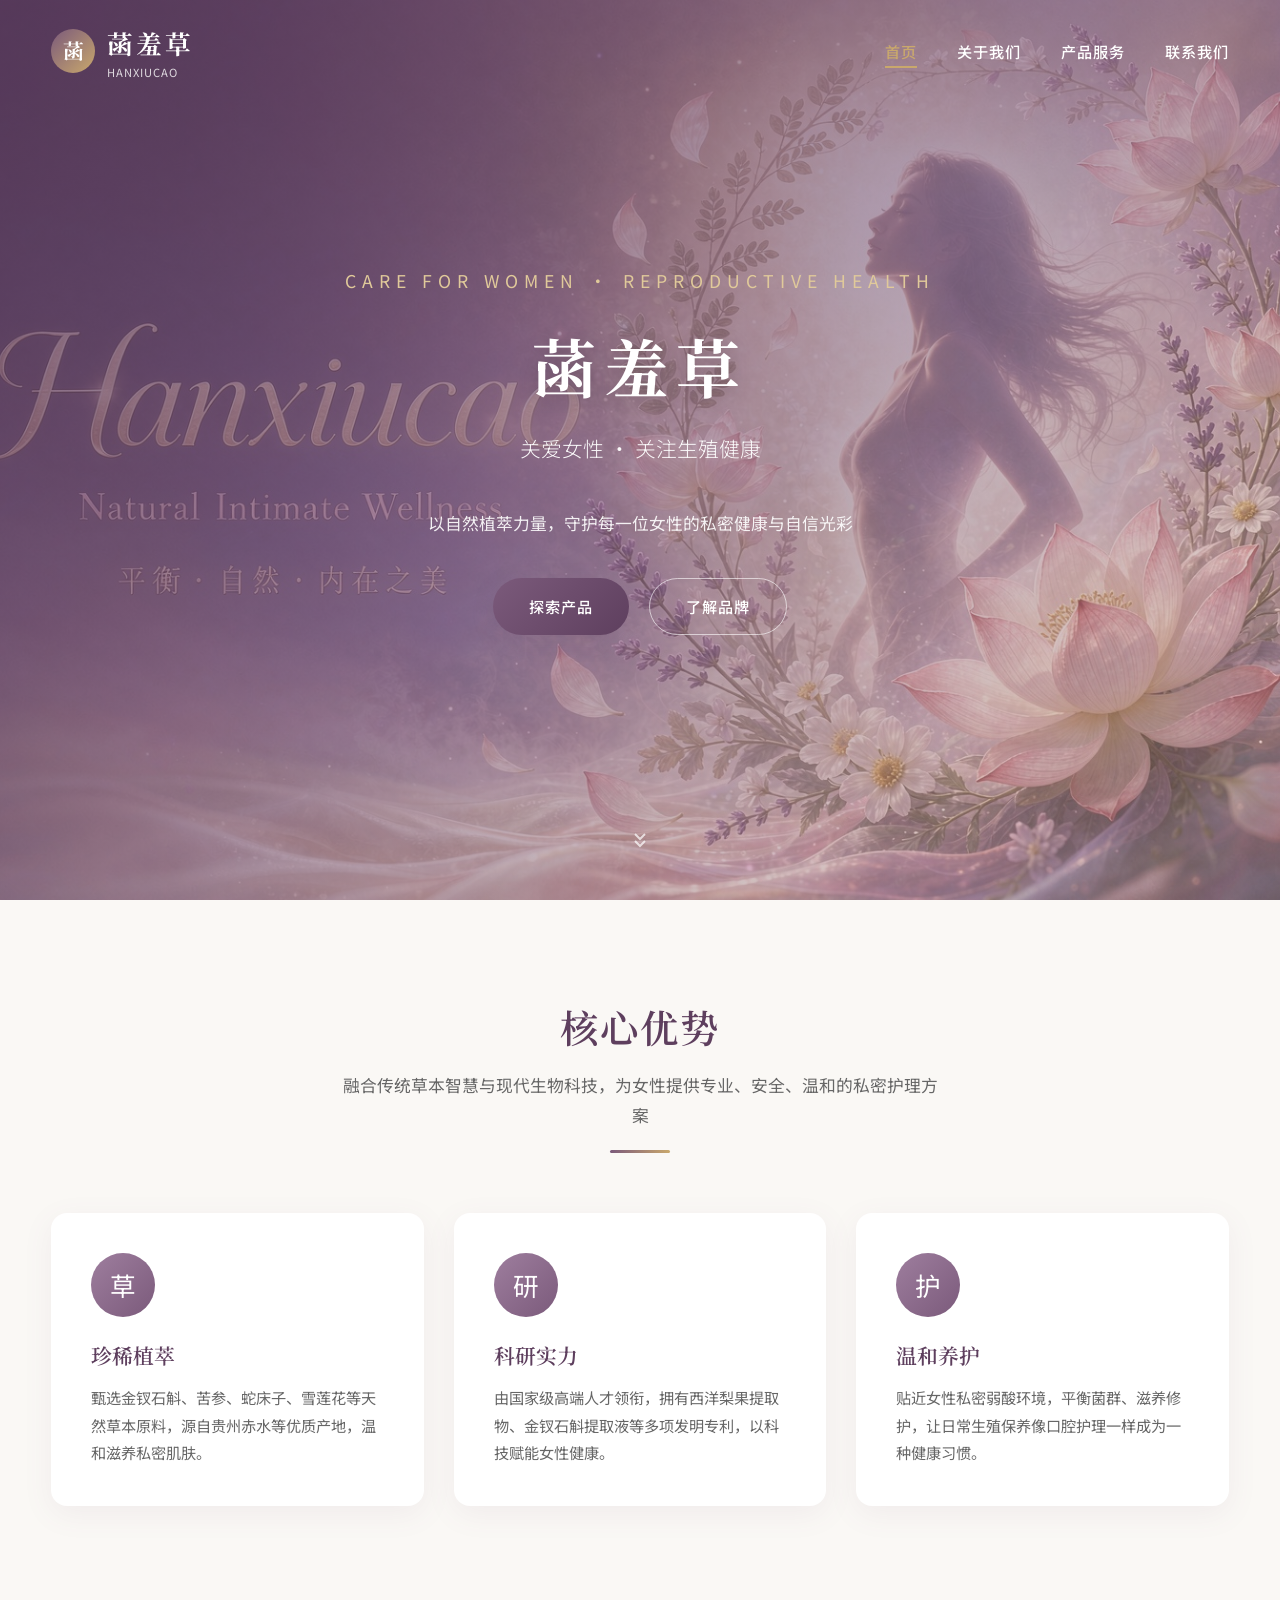
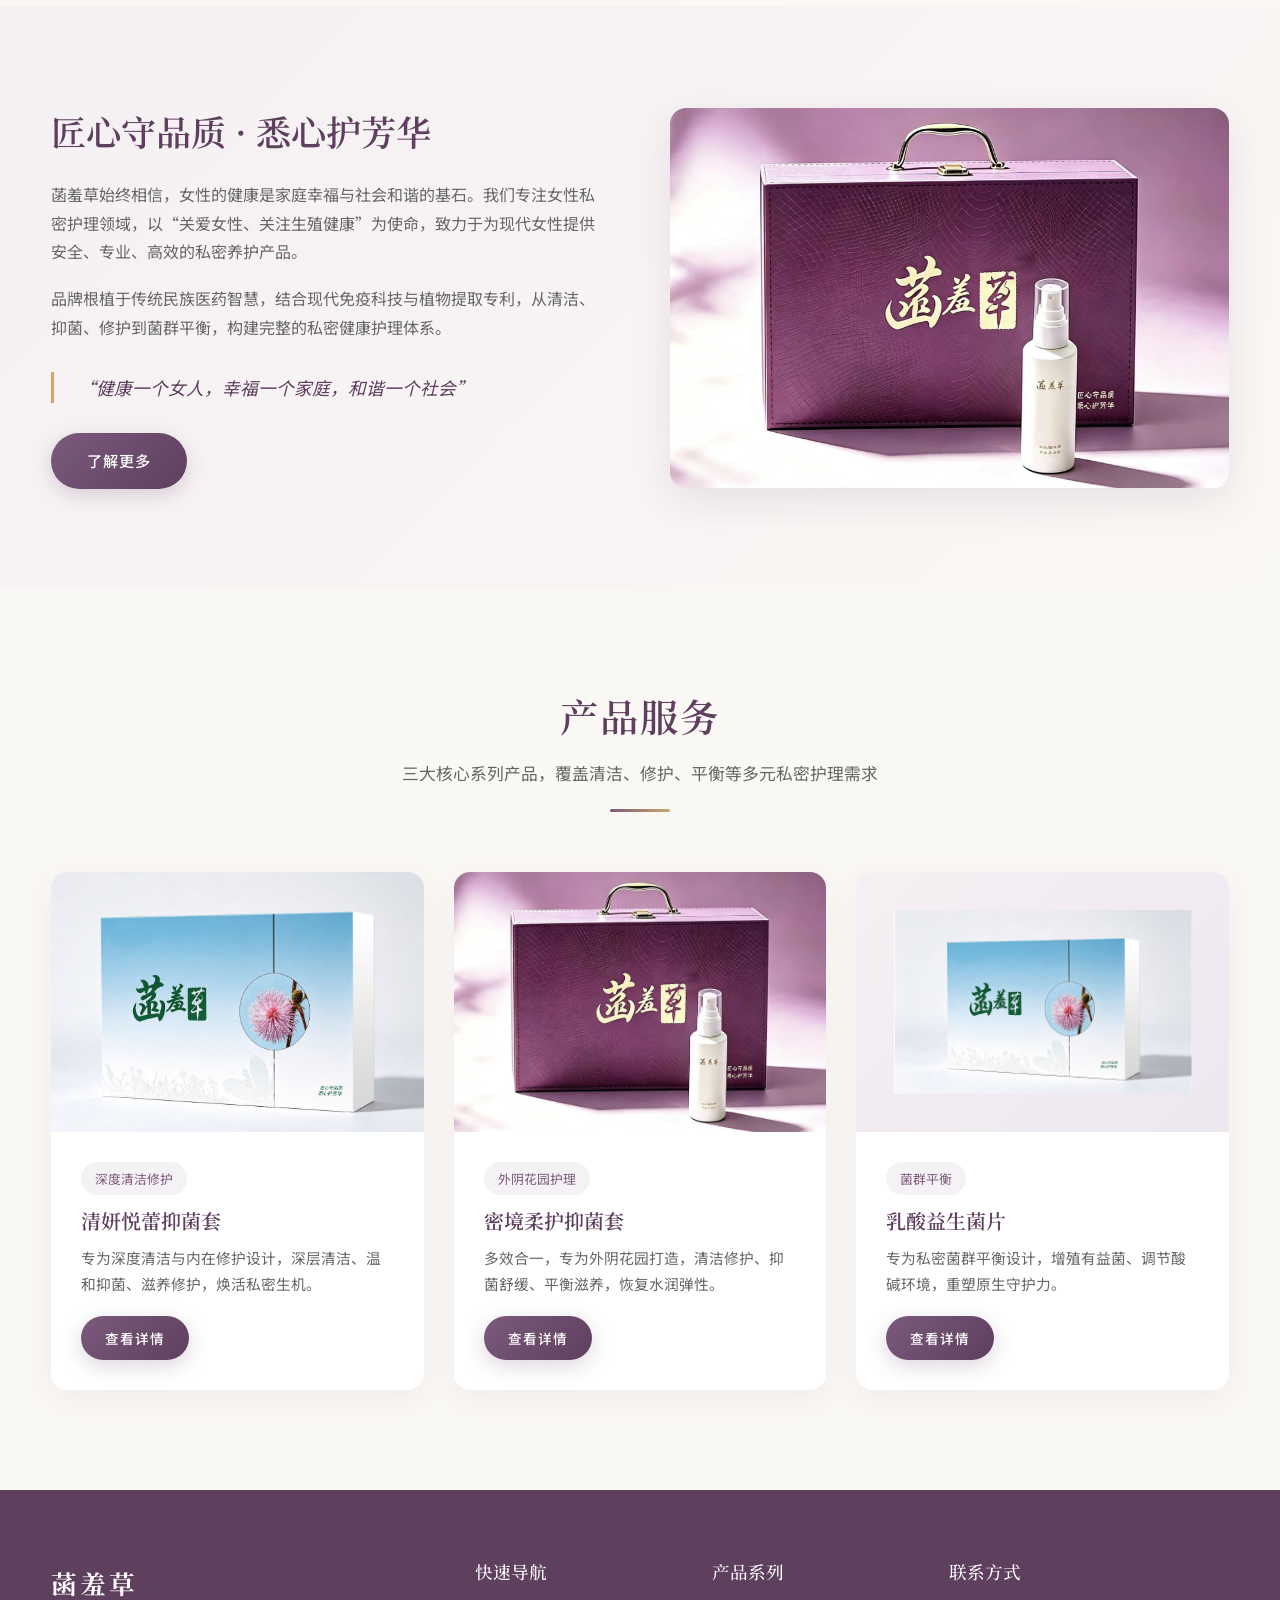
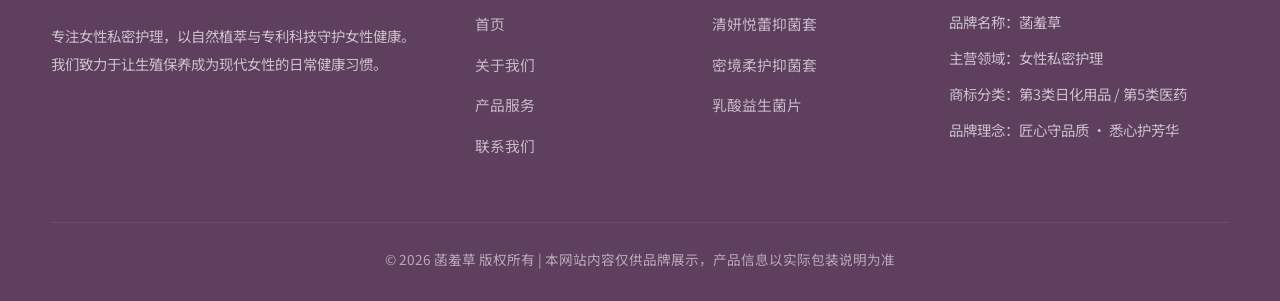
<file: index.html>
<!DOCTYPE html>
<html lang="zh-CN">
<head>
  <meta charset="UTF-8">
  <meta name="viewport" content="width=device-width, initial-scale=1.0">
  <meta name="description" content="菡羞草 — 专注女性私密护理，以自然植萃与专利科技守护女性健康。关爱女性，关注生殖健康。">
  <title>菡羞草 | 专注女性私密护理</title>
  <link rel="stylesheet" href="css/style.css">
  <link rel="preconnect" href="https://fonts.googleapis.com">
  <link href="https://fonts.googleapis.com/css2?family=Noto+Sans+SC:wght@300;400;500;700&family=Noto+Serif+SC:wght@400;600;700&display=swap" rel="stylesheet">
</head>
<body>
  <!-- 导航 -->
  <header class="header">
    <div class="container nav">
      <a href="index.html" class="logo">
        <div class="logo-icon">菡</div>
        <div>
          <span class="logo-text">菡羞草</span>
          <span class="logo-sub">HANXIUCAO</span>
        </div>
      </a>
      <nav>
        <ul class="nav-links">
          <li><a href="index.html" class="nav-link">首页</a></li>
          <li><a href="about.html" class="nav-link">关于我们</a></li>
          <li><a href="products.html" class="nav-link">产品服务</a></li>
          <li><a href="contact.html" class="nav-link">联系我们</a></li>
        </ul>
      </nav>
      <div class="mobile-menu-btn" aria-label="菜单" aria-expanded="false">
        <span></span>
        <span></span>
        <span></span>
      </div>
    </div>
  </header>

  <!-- Hero -->
  <section class="hero">
    <div class="hero-bg" style="background-image: url('images/hero-banner.jpg');"></div>
    <div class="hero-overlay"></div>
    <div class="hero-content">
      <p class="hero-subtitle">Care for women · Reproductive health</p>
      <h1 class="hero-title">菡羞草</h1>
      <p class="hero-tagline">关爱女性 · 关注生殖健康</p>
      <p style="font-size: 1.05rem; margin-bottom: 40px; opacity: 0.9;">以自然植萃力量，守护每一位女性的私密健康与自信光彩</p>
      <div class="hero-btns">
        <a href="products.html" class="btn btn-primary">探索产品</a>
        <a href="about.html" class="btn btn-outline">了解品牌</a>
      </div>
    </div>
    <div class="scroll-hint">
      <svg width="24" height="24" viewBox="0 0 24 24" fill="none" stroke="currentColor" stroke-width="2">
        <path d="M7 13l5 5 5-5M7 6l5 5 5-5"/>
      </svg>
    </div>
  </section>

  <!-- 核心优势 -->
  <section class="section">
    <div class="container">
      <div class="section-title">
        <h2>核心优势</h2>
        <p>融合传统草本智慧与现代生物科技，为女性提供专业、安全、温和的私密护理方案</p>
        <div class="divider"></div>
      </div>
      <div class="features-grid">
        <div class="card">
          <div class="card-icon">草</div>
          <h3>珍稀植萃</h3>
          <p>甄选金钗石斛、苦参、蛇床子、雪莲花等天然草本原料，源自贵州赤水等优质产地，温和滋养私密肌肤。</p>
        </div>
        <div class="card">
          <div class="card-icon">研</div>
          <h3>科研实力</h3>
          <p>由国家级高端人才领衔，拥有西洋梨果提取物、金钗石斛提取液等多项发明专利，以科技赋能女性健康。</p>
        </div>
        <div class="card">
          <div class="card-icon">护</div>
          <h3>温和养护</h3>
          <p>贴近女性私密弱酸环境，平衡菌群、滋养修护，让日常生殖保养像口腔护理一样成为一种健康习惯。</p>
        </div>
      </div>
    </div>
  </section>

  <!-- 品牌理念 -->
  <section class="section brand-section">
    <div class="container">
      <div class="brand-content">
        <div class="brand-text">
          <h2>匠心守品质 · 悉心护芳华</h2>
          <p>菡羞草始终相信，女性的健康是家庭幸福与社会和谐的基石。我们专注女性私密护理领域，以“关爱女性、关注生殖健康”为使命，致力于为现代女性提供安全、专业、高效的私密养护产品。</p>
          <p>品牌根植于传统民族医药智慧，结合现代免疫科技与植物提取专利，从清洁、抑菌、修护到菌群平衡，构建完整的私密健康护理体系。</p>
          <div class="brand-quote">
            “健康一个女人，幸福一个家庭，和谐一个社会”
          </div>
          <a href="about.html" class="btn btn-primary">了解更多</a>
        </div>
        <div class="brand-image">
          <img src="images/product-purple.jpg" alt="菡羞草产品礼盒">
        </div>
      </div>
    </div>
  </section>

  <!-- 产品预览 -->
  <section class="section">
    <div class="container">
      <div class="section-title">
        <h2>产品服务</h2>
        <p>三大核心系列产品，覆盖清洁、修护、平衡等多元私密护理需求</p>
        <div class="divider"></div>
      </div>
      <div class="products-preview-grid">
        <div class="product-card">
          <div class="product-image">
            <img src="images/product-blue.jpg" alt="清妍悦蕾抑菌套">
          </div>
          <div class="product-info">
            <span class="product-tag">深度清洁修护</span>
            <h3>清妍悦蕾抑菌套</h3>
            <p>专为深度清洁与内在修护设计，深层清洁、温和抑菌、滋养修护，焕活私密生机。</p>
            <a href="products.html" class="btn btn-primary" style="padding: 10px 24px; font-size: 0.85rem;">查看详情</a>
          </div>
        </div>
        <div class="product-card">
          <div class="product-image">
            <img src="images/product-purple.jpg" alt="密境柔护抑菌套">
          </div>
          <div class="product-info">
            <span class="product-tag">外阴花园护理</span>
            <h3>密境柔护抑菌套</h3>
            <p>多效合一，专为外阴花园打造，清洁修护、抑菌舒缓、平衡滋养，恢复水润弹性。</p>
            <a href="products.html" class="btn btn-primary" style="padding: 10px 24px; font-size: 0.85rem;">查看详情</a>
          </div>
        </div>
        <div class="product-card">
          <div class="product-image" style="background: linear-gradient(135deg, #F5F0F3 0%, #EDE7F0 100%);">
            <img src="images/product-blue.jpg" alt="乳酸益生菌片" style="object-fit: contain; width: 80%;">
          </div>
          <div class="product-info">
            <span class="product-tag">菌群平衡</span>
            <h3>乳酸益生菌片</h3>
            <p>专为私密菌群平衡设计，增殖有益菌、调节酸碱环境，重塑原生守护力。</p>
            <a href="products.html" class="btn btn-primary" style="padding: 10px 24px; font-size: 0.85rem;">查看详情</a>
          </div>
        </div>
      </div>
    </div>
  </section>

  <!-- 页脚 -->
  <footer class="footer">
    <div class="container">
      <div class="footer-grid">
        <div class="footer-brand">
          <div class="logo-text" style="display: block; margin-bottom: 16px;">菡羞草</div>
          <p>专注女性私密护理，以自然植萃与专利科技守护女性健康。我们致力于让生殖保养成为现代女性的日常健康习惯。</p>
        </div>
        <div>
          <h4>快速导航</h4>
          <ul class="footer-links">
            <li><a href="index.html">首页</a></li>
            <li><a href="about.html">关于我们</a></li>
            <li><a href="products.html">产品服务</a></li>
            <li><a href="contact.html">联系我们</a></li>
          </ul>
        </div>
        <div>
          <h4>产品系列</h4>
          <ul class="footer-links">
            <li><a href="products.html">清妍悦蕾抑菌套</a></li>
            <li><a href="products.html">密境柔护抑菌套</a></li>
            <li><a href="products.html">乳酸益生菌片</a></li>
          </ul>
        </div>
        <div class="footer-contact">
          <h4>联系方式</h4>
          <p>品牌名称：菡羞草</p>
          <p>主营领域：女性私密护理</p>
          <p>商标分类：第3类日化用品 / 第5类医药</p>
          <p>品牌理念：匠心守品质 · 悉心护芳华</p>
        </div>
      </div>
      <div class="footer-bottom">
        <p>© 2026 菡羞草 版权所有 | 本网站内容仅供品牌展示，产品信息以实际包装说明为准</p>
      </div>
    </div>
  </footer>

  <script src="js/main.js"></script>
</body>
</html>
</file>
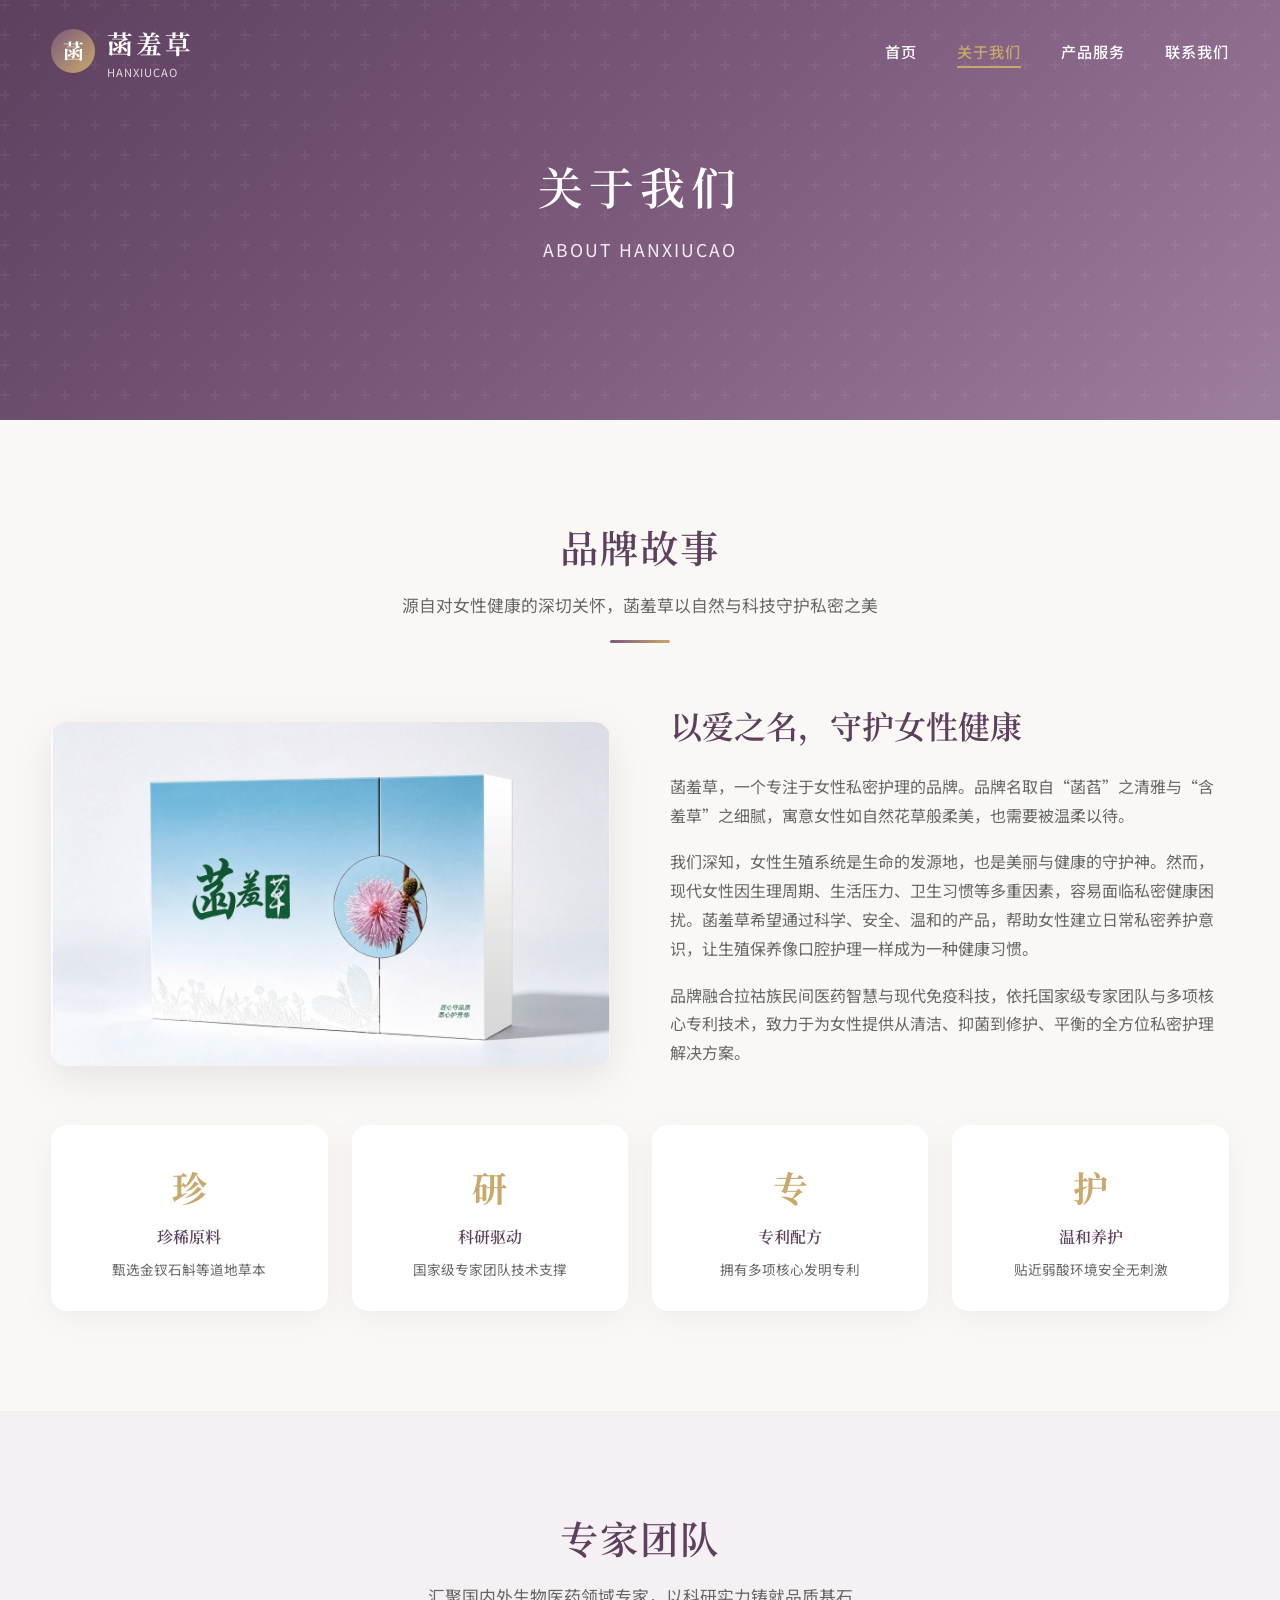
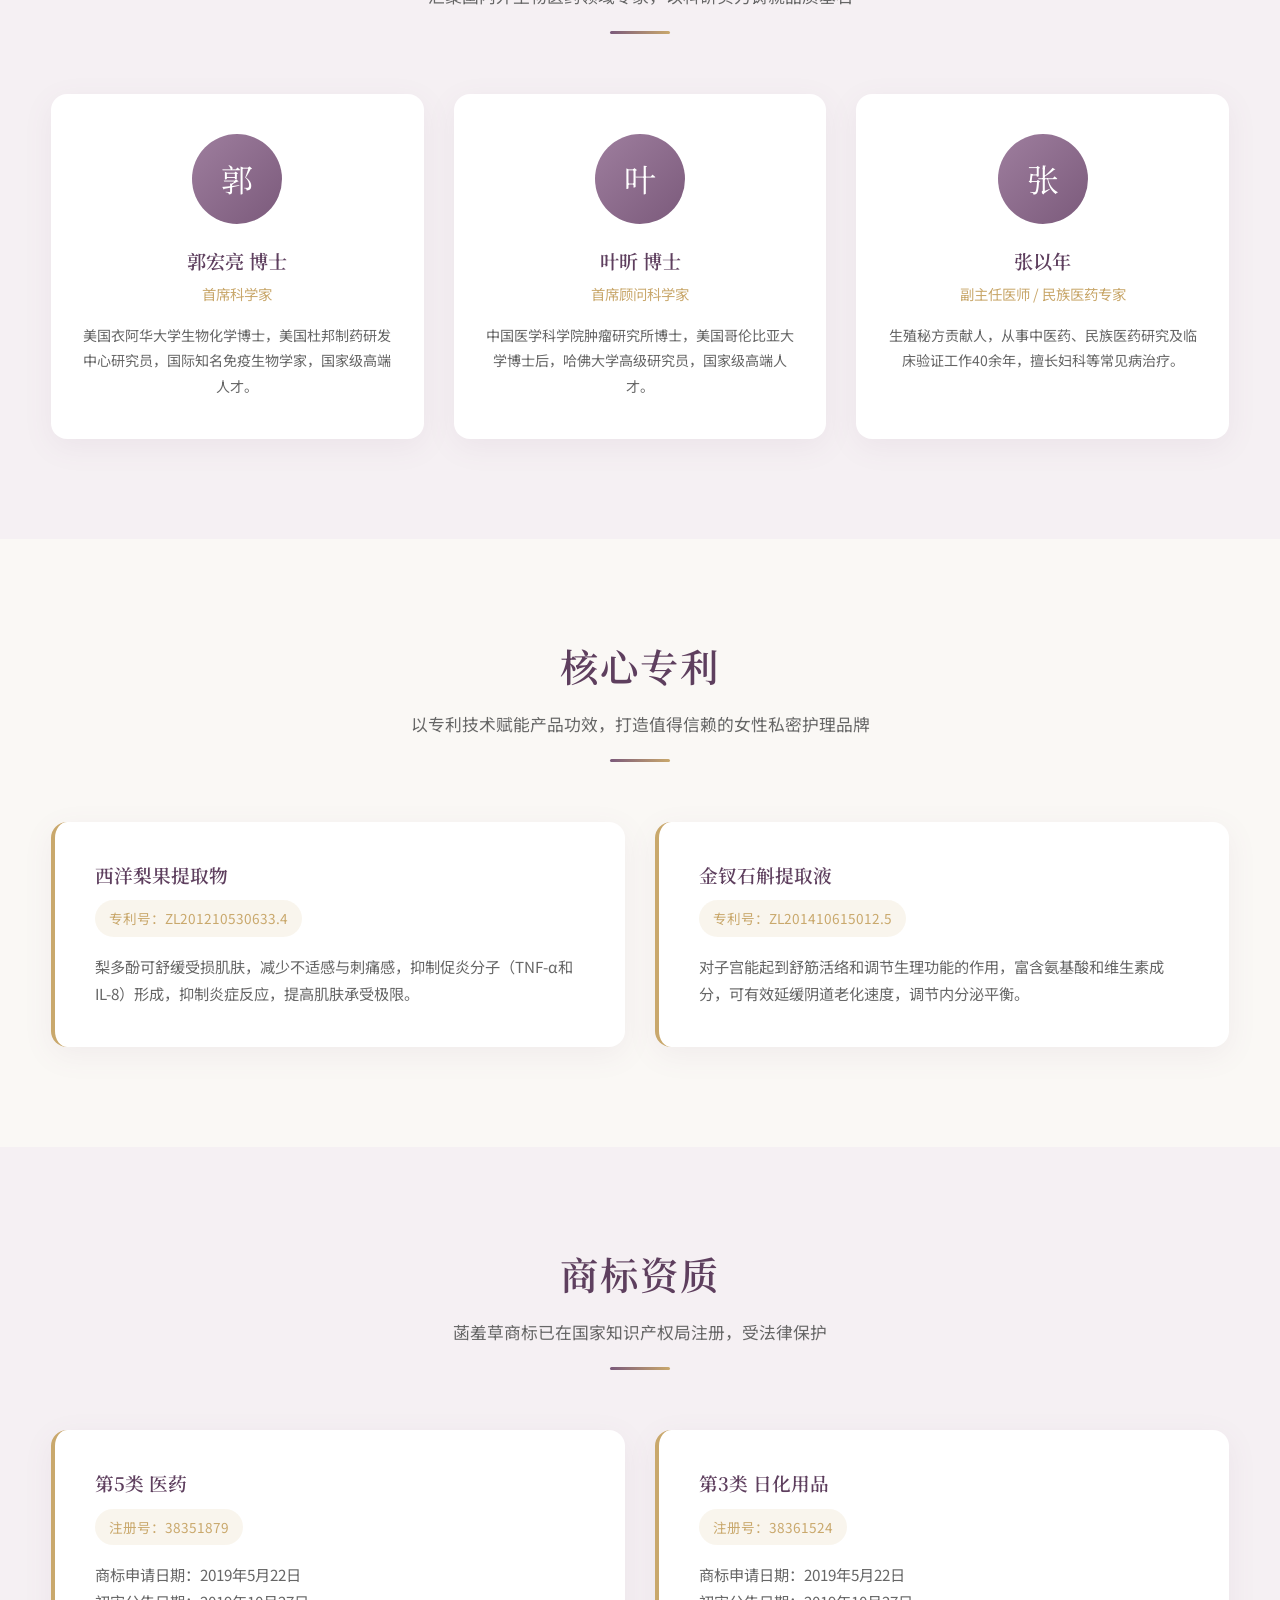
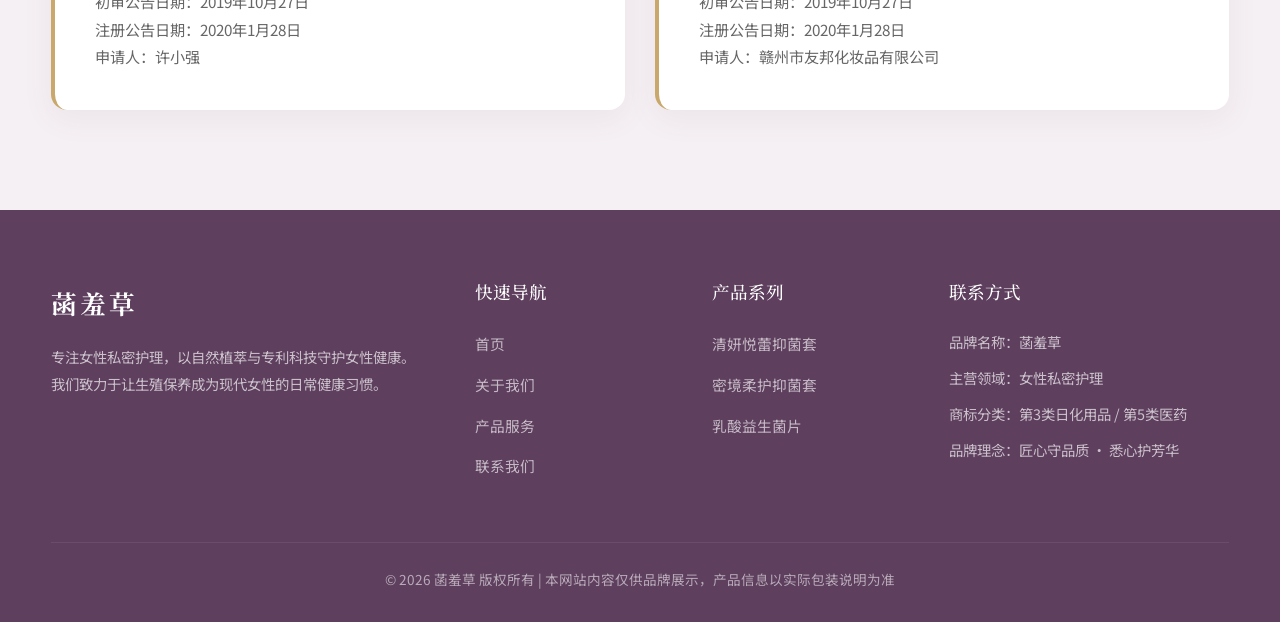
<file: about.html>
<!DOCTYPE html>
<html lang="zh-CN">
<head>
  <meta charset="UTF-8">
  <meta name="viewport" content="width=device-width, initial-scale=1.0">
  <meta name="description" content="了解菡羞草品牌故事、专家团队、专利技术以及商标资质。菡羞草专注女性私密护理，融合传统草本与现代科技。">
  <title>关于我们 - 菡羞草</title>
  <link rel="stylesheet" href="css/style.css">
  <link rel="preconnect" href="https://fonts.googleapis.com">
  <link href="https://fonts.googleapis.com/css2?family=Noto+Sans+SC:wght@300;400;500;700&family=Noto+Serif+SC:wght@400;600;700&display=swap" rel="stylesheet">
</head>
<body>
  <!-- 导航 -->
  <header class="header">
    <div class="container nav">
      <a href="index.html" class="logo">
        <div class="logo-icon">菡</div>
        <div>
          <span class="logo-text">菡羞草</span>
          <span class="logo-sub">HANXIUCAO</span>
        </div>
      </a>
      <nav>
        <ul class="nav-links">
          <li><a href="index.html" class="nav-link">首页</a></li>
          <li><a href="about.html" class="nav-link">关于我们</a></li>
          <li><a href="products.html" class="nav-link">产品服务</a></li>
          <li><a href="contact.html" class="nav-link">联系我们</a></li>
        </ul>
      </nav>
      <div class="mobile-menu-btn" aria-label="菜单" aria-expanded="false">
        <span></span>
        <span></span>
        <span></span>
      </div>
    </div>
  </header>

  <!-- 页面 Banner -->
  <section class="page-banner">
    <div class="page-banner-bg"></div>
    <div class="page-banner-overlay"></div>
    <div class="page-banner-content">
      <h1>关于我们</h1>
      <p>ABOUT HANXIUCAO</p>
    </div>
  </section>

  <!-- 品牌介绍 -->
  <section class="section">
    <div class="container">
      <div class="section-title">
        <h2>品牌故事</h2>
        <p>源自对女性健康的深切关怀，菡羞草以自然与科技守护私密之美</p>
        <div class="divider"></div>
      </div>
      <div class="about-intro">
        <div class="about-intro-image">
          <img src="images/product-blue.jpg" alt="菡羞草品牌产品">
        </div>
        <div class="about-intro-text">
          <h2>以爱之名，守护女性健康</h2>
          <p>菡羞草，一个专注于女性私密护理的品牌。品牌名取自“菡萏”之清雅与“含羞草”之细腻，寓意女性如自然花草般柔美，也需要被温柔以待。</p>
          <p>我们深知，女性生殖系统是生命的发源地，也是美丽与健康的守护神。然而，现代女性因生理周期、生活压力、卫生习惯等多重因素，容易面临私密健康困扰。菡羞草希望通过科学、安全、温和的产品，帮助女性建立日常私密养护意识，让生殖保养像口腔护理一样成为一种健康习惯。</p>
          <p>品牌融合拉祜族民间医药智慧与现代免疫科技，依托国家级专家团队与多项核心专利技术，致力于为女性提供从清洁、抑菌到修护、平衡的全方位私密护理解决方案。</p>
        </div>
      </div>
      <div class="values-grid">
        <div class="value-item">
          <div class="num">珍</div>
          <h4>珍稀原料</h4>
          <p>甄选金钗石斛等道地草本</p>
        </div>
        <div class="value-item">
          <div class="num">研</div>
          <h4>科研驱动</h4>
          <p>国家级专家团队技术支撑</p>
        </div>
        <div class="value-item">
          <div class="num">专</div>
          <h4>专利配方</h4>
          <p>拥有多项核心发明专利</p>
        </div>
        <div class="value-item">
          <div class="num">护</div>
          <h4>温和养护</h4>
          <p>贴近弱酸环境安全无刺激</p>
        </div>
      </div>
    </div>
  </section>

  <!-- 专家团队 -->
  <section class="section team-section">
    <div class="container">
      <div class="section-title">
        <h2>专家团队</h2>
        <p>汇聚国内外生物医药领域专家，以科研实力铸就品质基石</p>
        <div class="divider"></div>
      </div>
      <div class="team-grid">
        <div class="team-card">
          <div class="team-avatar">郭</div>
          <h3>郭宏亮 博士</h3>
          <p class="role">首席科学家</p>
          <p>美国衣阿华大学生物化学博士，美国杜邦制药研发中心研究员，国际知名免疫生物学家，国家级高端人才。</p>
        </div>
        <div class="team-card">
          <div class="team-avatar">叶</div>
          <h3>叶昕 博士</h3>
          <p class="role">首席顾问科学家</p>
          <p>中国医学科学院肿瘤研究所博士，美国哥伦比亚大学博士后，哈佛大学高级研究员，国家级高端人才。</p>
        </div>
        <div class="team-card">
          <div class="team-avatar">张</div>
          <h3>张以年</h3>
          <p class="role">副主任医师 / 民族医药专家</p>
          <p>生殖秘方贡献人，从事中医药、民族医药研究及临床验证工作40余年，擅长妇科等常见病治疗。</p>
        </div>
      </div>
    </div>
  </section>

  <!-- 专利技术 -->
  <section class="section">
    <div class="container">
      <div class="section-title">
        <h2>核心专利</h2>
        <p>以专利技术赋能产品功效，打造值得信赖的女性私密护理品牌</p>
        <div class="divider"></div>
      </div>
      <div class="patents-grid">
        <div class="patent-card">
          <h3>西洋梨果提取物</h3>
          <span class="patent-no">专利号：ZL201210530633.4</span>
          <p>梨多酚可舒缓受损肌肤，减少不适感与刺痛感，抑制促炎分子（TNF-α和IL-8）形成，抑制炎症反应，提高肌肤承受极限。</p>
        </div>
        <div class="patent-card">
          <h3>金钗石斛提取液</h3>
          <span class="patent-no">专利号：ZL201410615012.5</span>
          <p>对子宫能起到舒筋活络和调节生理功能的作用，富含氨基酸和维生素成分，可有效延缓阴道老化速度，调节内分泌平衡。</p>
        </div>
      </div>
    </div>
  </section>

  <!-- 商标资质 -->
  <section class="section team-section">
    <div class="container">
      <div class="section-title">
        <h2>商标资质</h2>
        <p>菡羞草商标已在国家知识产权局注册，受法律保护</p>
        <div class="divider"></div>
      </div>
      <div class="patents-grid">
        <div class="patent-card">
          <h3>第5类 医药</h3>
          <span class="patent-no">注册号：38351879</span>
          <p>商标申请日期：2019年5月22日<br>初审公告日期：2019年10月27日<br>注册公告日期：2020年1月28日<br>申请人：许小强</p>
        </div>
        <div class="patent-card">
          <h3>第3类 日化用品</h3>
          <span class="patent-no">注册号：38361524</span>
          <p>商标申请日期：2019年5月22日<br>初审公告日期：2019年10月27日<br>注册公告日期：2020年1月28日<br>申请人：赣州市友邦化妆品有限公司</p>
        </div>
      </div>
    </div>
  </section>

  <!-- 页脚 -->
  <footer class="footer">
    <div class="container">
      <div class="footer-grid">
        <div class="footer-brand">
          <div class="logo-text" style="display: block; margin-bottom: 16px;">菡羞草</div>
          <p>专注女性私密护理，以自然植萃与专利科技守护女性健康。我们致力于让生殖保养成为现代女性的日常健康习惯。</p>
        </div>
        <div>
          <h4>快速导航</h4>
          <ul class="footer-links">
            <li><a href="index.html">首页</a></li>
            <li><a href="about.html">关于我们</a></li>
            <li><a href="products.html">产品服务</a></li>
            <li><a href="contact.html">联系我们</a></li>
          </ul>
        </div>
        <div>
          <h4>产品系列</h4>
          <ul class="footer-links">
            <li><a href="products.html">清妍悦蕾抑菌套</a></li>
            <li><a href="products.html">密境柔护抑菌套</a></li>
            <li><a href="products.html">乳酸益生菌片</a></li>
          </ul>
        </div>
        <div class="footer-contact">
          <h4>联系方式</h4>
          <p>品牌名称：菡羞草</p>
          <p>主营领域：女性私密护理</p>
          <p>商标分类：第3类日化用品 / 第5类医药</p>
          <p>品牌理念：匠心守品质 · 悉心护芳华</p>
        </div>
      </div>
      <div class="footer-bottom">
        <p>© 2026 菡羞草 版权所有 | 本网站内容仅供品牌展示，产品信息以实际包装说明为准</p>
      </div>
    </div>
  </footer>

  <script src="js/main.js"></script>
</body>
</html>
</file>
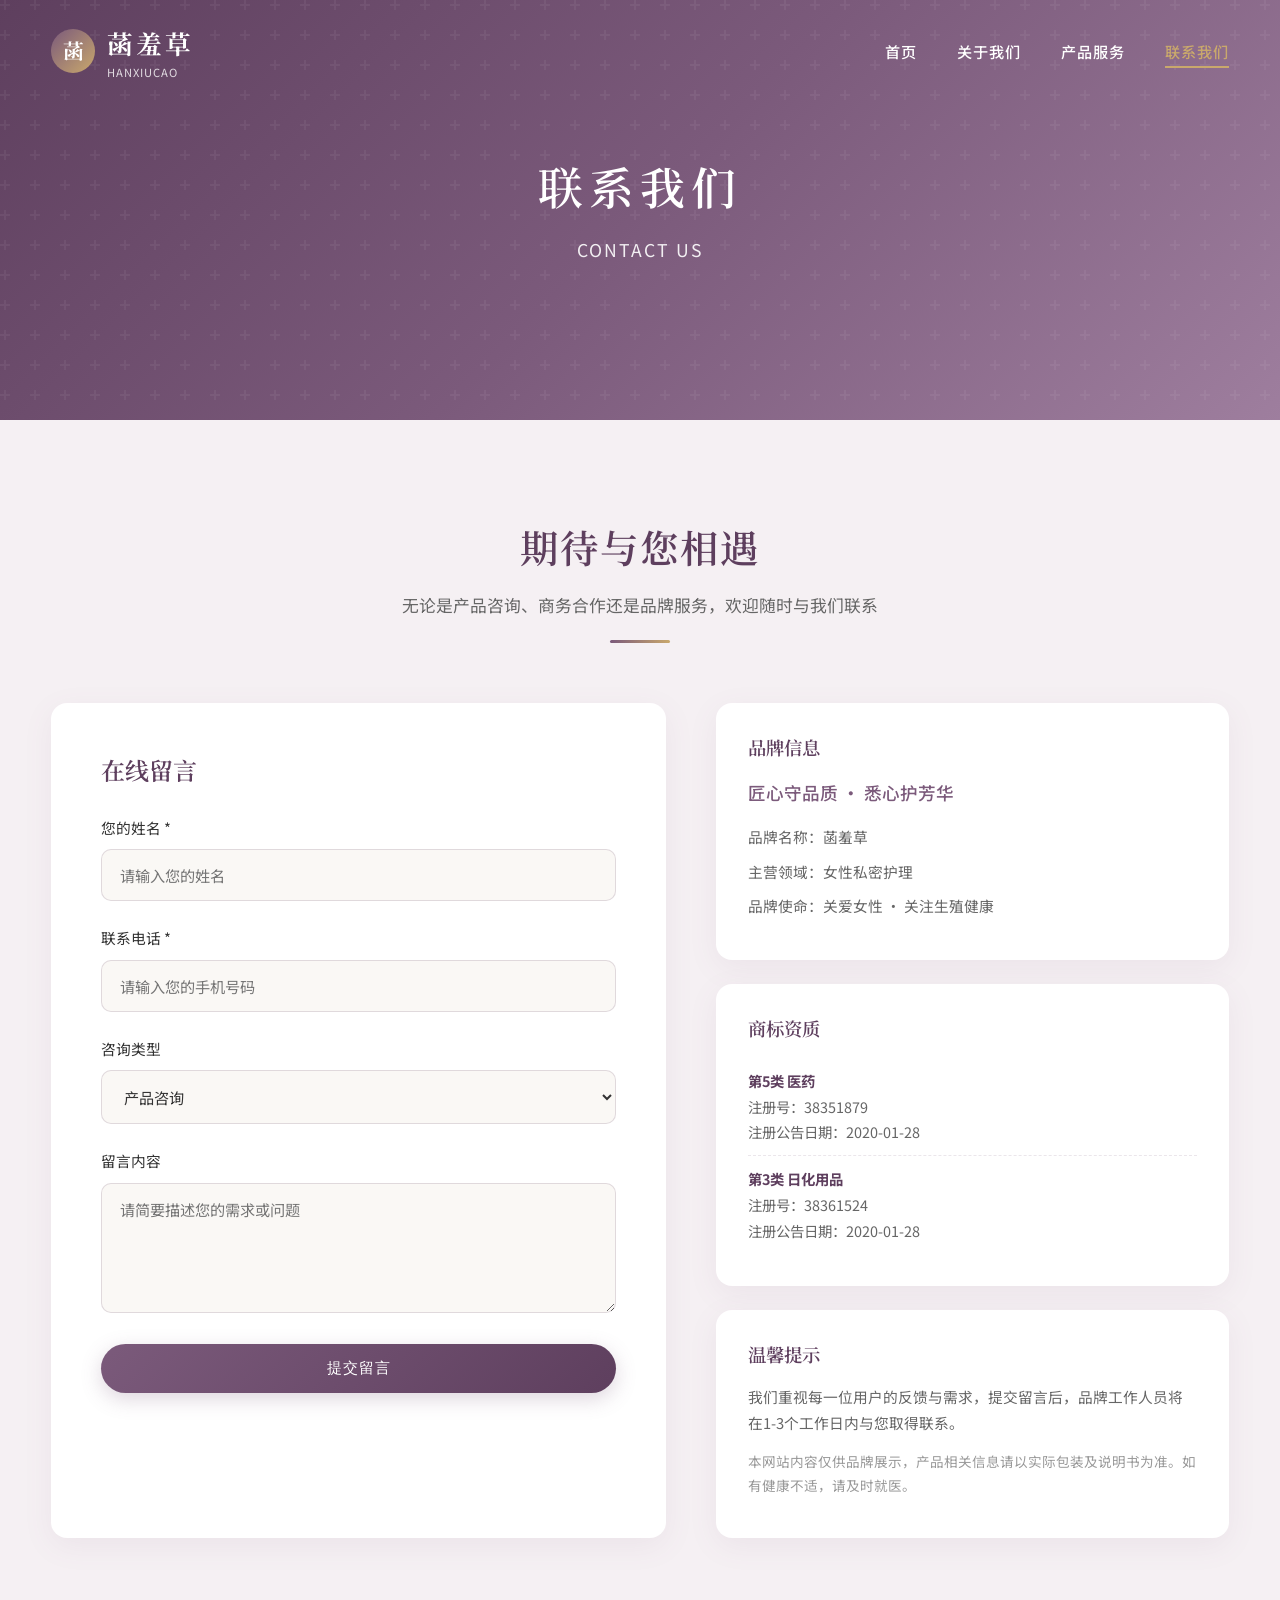
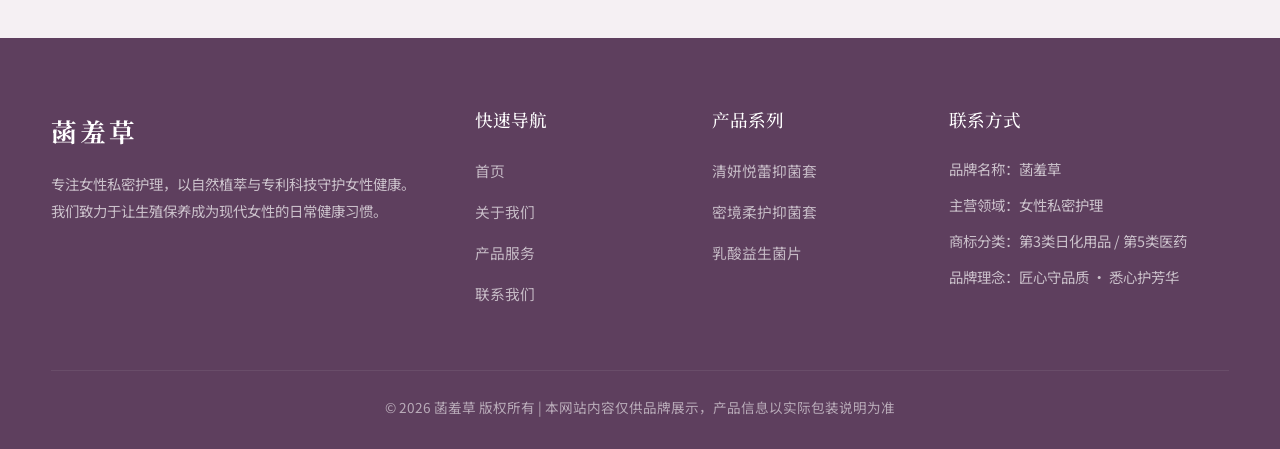
<file: contact.html>
<!DOCTYPE html>
<html lang="zh-CN">
<head>
  <meta charset="UTF-8">
  <meta name="viewport" content="width=device-width, initial-scale=1.0">
  <meta name="description" content="联系菡羞草品牌，了解更多女性私密护理产品信息、合作咨询与品牌服务。">
  <title>联系我们 - 菡羞草</title>
  <link rel="stylesheet" href="css/style.css">
  <link rel="preconnect" href="https://fonts.googleapis.com">
  <link href="https://fonts.googleapis.com/css2?family=Noto+Sans+SC:wght@300;400;500;700&family=Noto+Serif+SC:wght@400;600;700&display=swap" rel="stylesheet">
</head>
<body>
  <!-- 导航 -->
  <header class="header">
    <div class="container nav">
      <a href="index.html" class="logo">
        <div class="logo-icon">菡</div>
        <div>
          <span class="logo-text">菡羞草</span>
          <span class="logo-sub">HANXIUCAO</span>
        </div>
      </a>
      <nav>
        <ul class="nav-links">
          <li><a href="index.html" class="nav-link">首页</a></li>
          <li><a href="about.html" class="nav-link">关于我们</a></li>
          <li><a href="products.html" class="nav-link">产品服务</a></li>
          <li><a href="contact.html" class="nav-link">联系我们</a></li>
        </ul>
      </nav>
      <div class="mobile-menu-btn" aria-label="菜单" aria-expanded="false">
        <span></span>
        <span></span>
        <span></span>
      </div>
    </div>
  </header>

  <!-- 页面 Banner -->
  <section class="page-banner">
    <div class="page-banner-bg"></div>
    <div class="page-banner-overlay"></div>
    <div class="page-banner-content">
      <h1>联系我们</h1>
      <p>CONTACT US</p>
    </div>
  </section>

  <!-- 联系内容 -->
  <section class="section contact-section">
    <div class="container">
      <div class="section-title">
        <h2>期待与您相遇</h2>
        <p>无论是产品咨询、商务合作还是品牌服务，欢迎随时与我们联系</p>
        <div class="divider"></div>
      </div>

      <div class="contact-grid">
        <div class="contact-form">
          <h3 style="font-size: 1.5rem; color: var(--primary-dark); margin-bottom: 28px;">在线留言</h3>
          <form id="contactForm">
            <div class="form-group">
              <label for="name">您的姓名 *</label>
              <input type="text" id="name" name="name" placeholder="请输入您的姓名" required>
            </div>
            <div class="form-group">
              <label for="phone">联系电话 *</label>
              <input type="tel" id="phone" name="phone" placeholder="请输入您的手机号码" required>
            </div>
            <div class="form-group">
              <label for="subject">咨询类型</label>
              <select id="subject" name="subject">
                <option value="product">产品咨询</option>
                <option value="cooperation">商务合作</option>
                <option value="service">售后服务</option>
                <option value="other">其他问题</option>
              </select>
            </div>
            <div class="form-group">
              <label for="message">留言内容</label>
              <textarea id="message" name="message" placeholder="请简要描述您的需求或问题"></textarea>
            </div>
            <button type="submit" class="btn btn-primary" style="width: 100%;">提交留言</button>
          </form>
        </div>

        <div class="contact-info">
          <div class="contact-card">
            <h3>品牌信息</h3>
            <p class="brand-slogan">匠心守品质 · 悉心护芳华</p>
            <p>品牌名称：菡羞草</p>
            <p>主营领域：女性私密护理</p>
            <p>品牌使命：关爱女性 · 关注生殖健康</p>
          </div>

          <div class="contact-card">
            <h3>商标资质</h3>
            <ul class="trademark-list">
              <li><strong>第5类 医药</strong><br>注册号：38351879<br>注册公告日期：2020-01-28</li>
              <li><strong>第3类 日化用品</strong><br>注册号：38361524<br>注册公告日期：2020-01-28</li>
            </ul>
          </div>

          <div class="contact-card">
            <h3>温馨提示</h3>
            <p>我们重视每一位用户的反馈与需求，提交留言后，品牌工作人员将在1-3个工作日内与您取得联系。</p>
            <p style="margin-top: 12px; font-size: 0.85rem; color: var(--text-muted);">本网站内容仅供品牌展示，产品相关信息请以实际包装及说明书为准。如有健康不适，请及时就医。</p>
          </div>
        </div>
      </div>
    </div>
  </section>

  <!-- 页脚 -->
  <footer class="footer">
    <div class="container">
      <div class="footer-grid">
        <div class="footer-brand">
          <div class="logo-text" style="display: block; margin-bottom: 16px;">菡羞草</div>
          <p>专注女性私密护理，以自然植萃与专利科技守护女性健康。我们致力于让生殖保养成为现代女性的日常健康习惯。</p>
        </div>
        <div>
          <h4>快速导航</h4>
          <ul class="footer-links">
            <li><a href="index.html">首页</a></li>
            <li><a href="about.html">关于我们</a></li>
            <li><a href="products.html">产品服务</a></li>
            <li><a href="contact.html">联系我们</a></li>
          </ul>
        </div>
        <div>
          <h4>产品系列</h4>
          <ul class="footer-links">
            <li><a href="products.html">清妍悦蕾抑菌套</a></li>
            <li><a href="products.html">密境柔护抑菌套</a></li>
            <li><a href="products.html">乳酸益生菌片</a></li>
          </ul>
        </div>
        <div class="footer-contact">
          <h4>联系方式</h4>
          <p>品牌名称：菡羞草</p>
          <p>主营领域：女性私密护理</p>
          <p>商标分类：第3类日化用品 / 第5类医药</p>
          <p>品牌理念：匠心守品质 · 悉心护芳华</p>
        </div>
      </div>
      <div class="footer-bottom">
        <p>© 2026 菡羞草 版权所有 | 本网站内容仅供品牌展示，产品信息以实际包装说明为准</p>
      </div>
    </div>
  </footer>

  <script src="js/main.js"></script>
</body>
</html>
</file>
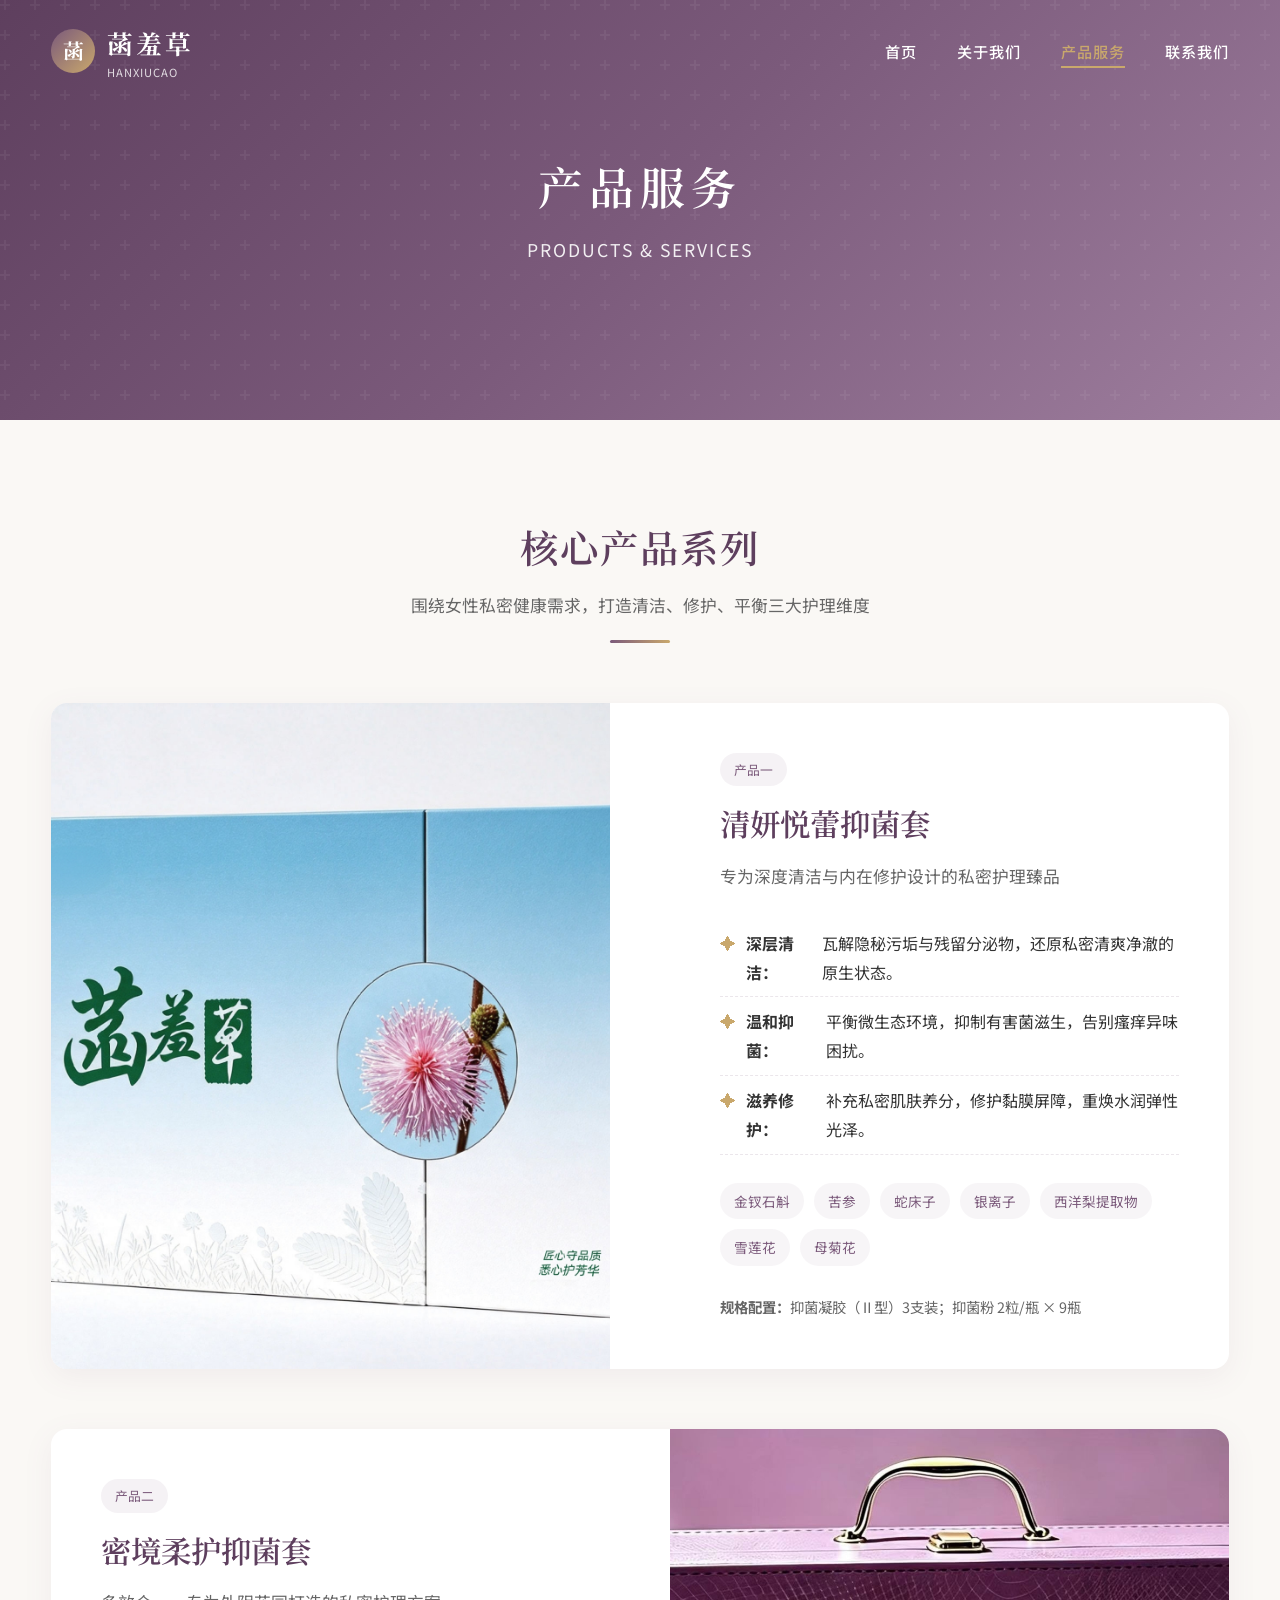
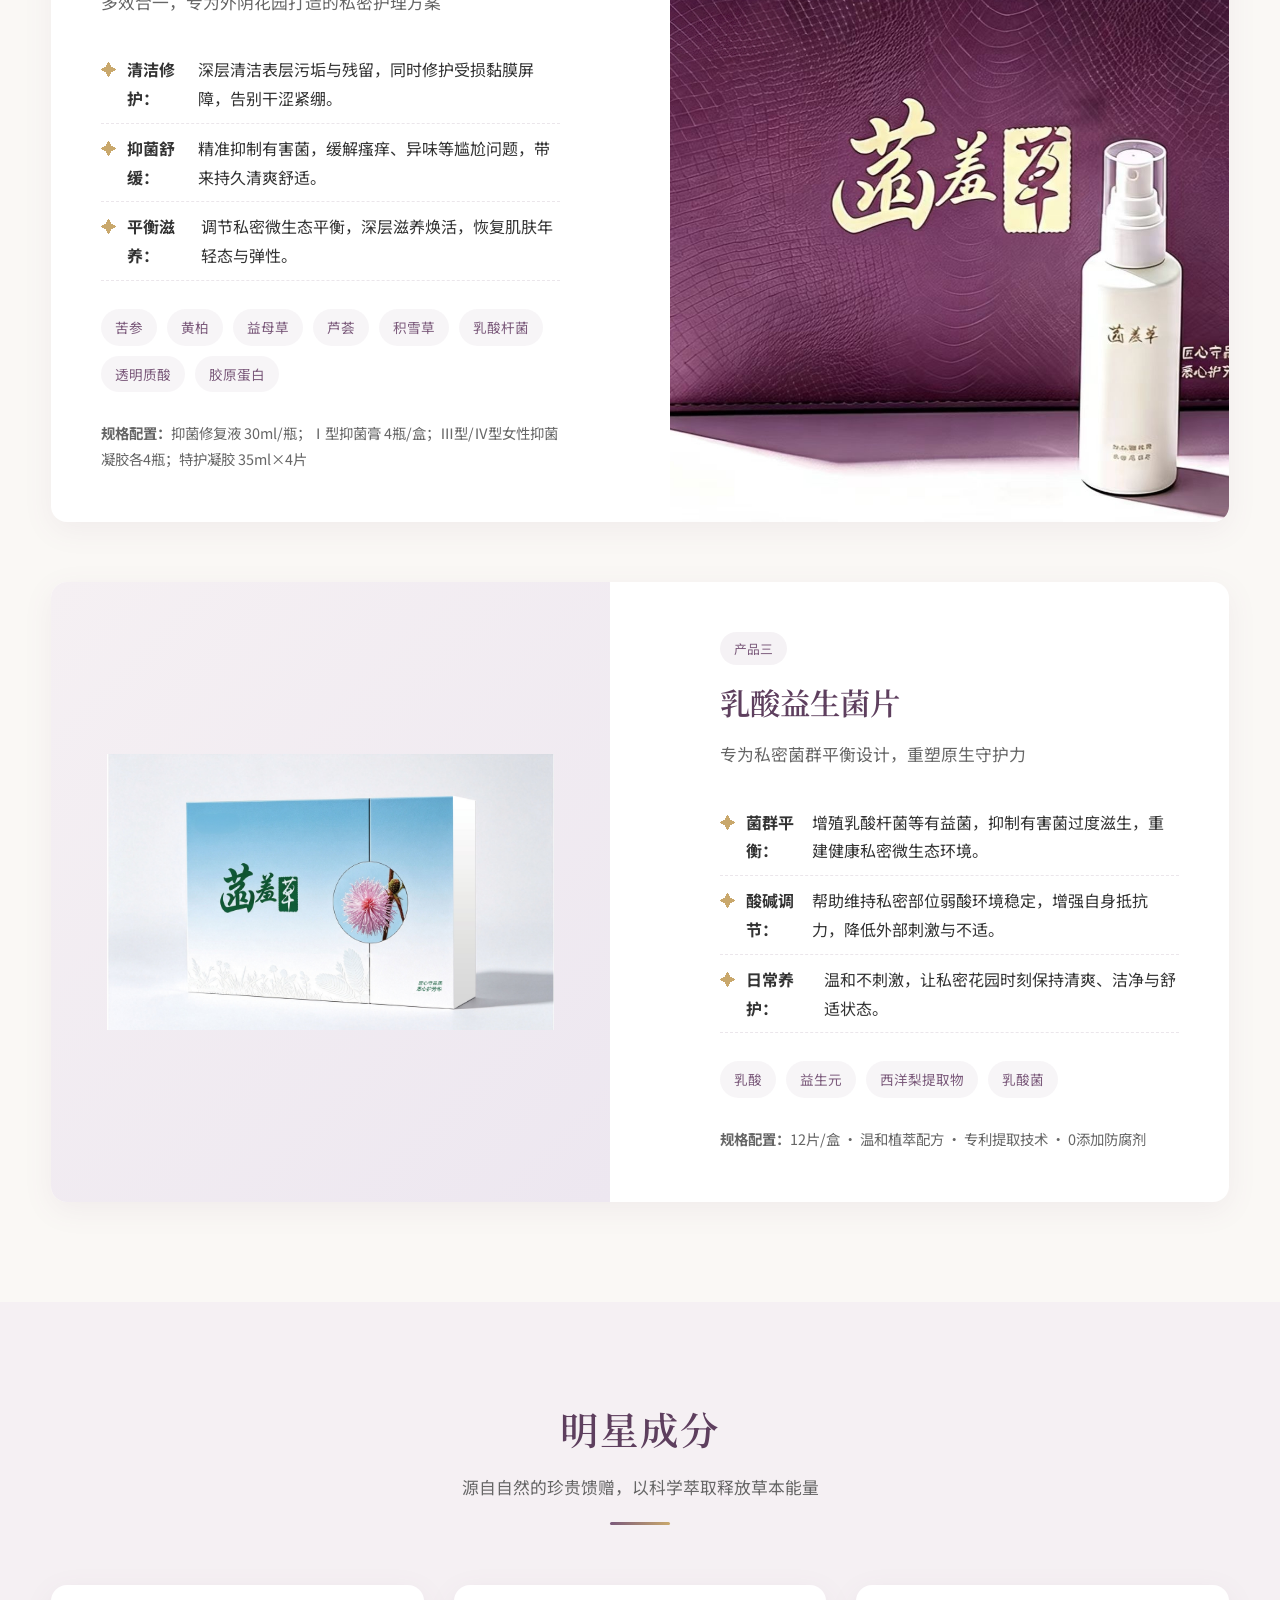
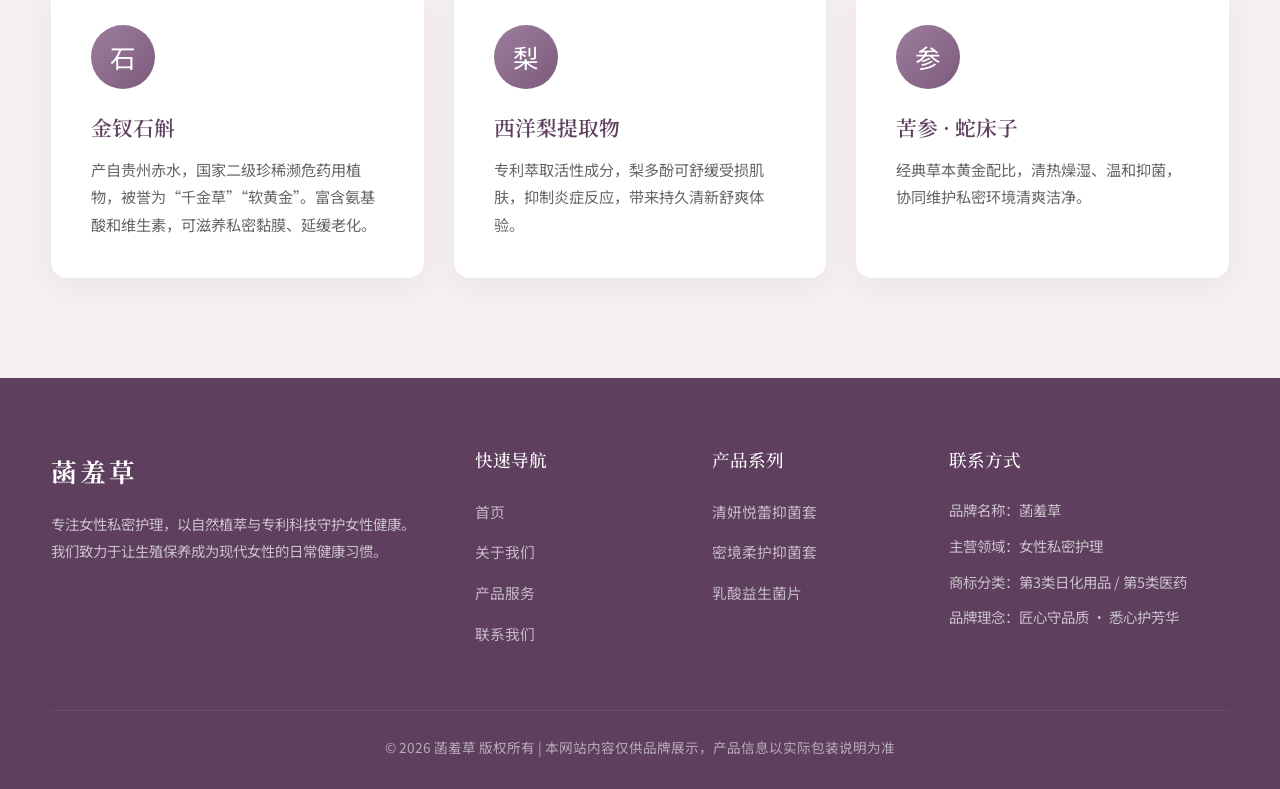
<file: products.html>
<!DOCTYPE html>
<html lang="zh-CN">
<head>
  <meta charset="UTF-8">
  <meta name="viewport" content="width=device-width, initial-scale=1.0">
  <meta name="description" content="菡羞草产品服务：清妍悦蕾抑菌套、密境柔护抑菌套、乳酸益生菌片，为女性提供全方位私密护理方案。">
  <title>产品服务 - 菡羞草</title>
  <link rel="stylesheet" href="css/style.css">
  <link rel="preconnect" href="https://fonts.googleapis.com">
  <link href="https://fonts.googleapis.com/css2?family=Noto+Sans+SC:wght@300;400;500;700&family=Noto+Serif+SC:wght@400;600;700&display=swap" rel="stylesheet">
</head>
<body>
  <!-- 导航 -->
  <header class="header">
    <div class="container nav">
      <a href="index.html" class="logo">
        <div class="logo-icon">菡</div>
        <div>
          <span class="logo-text">菡羞草</span>
          <span class="logo-sub">HANXIUCAO</span>
        </div>
      </a>
      <nav>
        <ul class="nav-links">
          <li><a href="index.html" class="nav-link">首页</a></li>
          <li><a href="about.html" class="nav-link">关于我们</a></li>
          <li><a href="products.html" class="nav-link">产品服务</a></li>
          <li><a href="contact.html" class="nav-link">联系我们</a></li>
        </ul>
      </nav>
      <div class="mobile-menu-btn" aria-label="菜单" aria-expanded="false">
        <span></span>
        <span></span>
        <span></span>
      </div>
    </div>
  </header>

  <!-- 页面 Banner -->
  <section class="page-banner">
    <div class="page-banner-bg"></div>
    <div class="page-banner-overlay"></div>
    <div class="page-banner-content">
      <h1>产品服务</h1>
      <p>PRODUCTS & SERVICES</p>
    </div>
  </section>

  <!-- 产品列表 -->
  <section class="section">
    <div class="container">
      <div class="section-title">
        <h2>核心产品系列</h2>
        <p>围绕女性私密健康需求，打造清洁、修护、平衡三大护理维度</p>
        <div class="divider"></div>
      </div>

      <div class="products-list">
        <!-- 产品一 -->
        <div class="product-detail">
          <div class="product-detail-image">
            <img src="images/product-blue.jpg" alt="清妍悦蕾抑菌套">
          </div>
          <div class="product-detail-content">
            <span class="product-tag">产品一</span>
            <h2>清妍悦蕾抑菌套</h2>
            <p class="subtitle">专为深度清洁与内在修护设计的私密护理臻品</p>
            <ul class="product-features">
              <li><strong>深层清洁：</strong>瓦解隐秘污垢与残留分泌物，还原私密清爽净澈的原生状态。</li>
              <li><strong>温和抑菌：</strong>平衡微生态环境，抑制有害菌滋生，告别瘙痒异味困扰。</li>
              <li><strong>滋养修护：</strong>补充私密肌肤养分，修护黏膜屏障，重焕水润弹性光泽。</li>
            </ul>
            <div class="product-ingredients">
              <span class="ingredient-tag">金钗石斛</span>
              <span class="ingredient-tag">苦参</span>
              <span class="ingredient-tag">蛇床子</span>
              <span class="ingredient-tag">银离子</span>
              <span class="ingredient-tag">西洋梨提取物</span>
              <span class="ingredient-tag">雪莲花</span>
              <span class="ingredient-tag">母菊花</span>
            </div>
            <p style="color: var(--text-light); font-size: 0.9rem;"><strong>规格配置：</strong>抑菌凝胶（Ⅱ型）3支装；抑菌粉 2粒/瓶 × 9瓶</p>
          </div>
        </div>

        <!-- 产品二 -->
        <div class="product-detail reverse">
          <div class="product-detail-image">
            <img src="images/product-purple.jpg" alt="密境柔护抑菌套">
          </div>
          <div class="product-detail-content">
            <span class="product-tag">产品二</span>
            <h2>密境柔护抑菌套</h2>
            <p class="subtitle">多效合一，专为外阴花园打造的私密护理方案</p>
            <ul class="product-features">
              <li><strong>清洁修护：</strong>深层清洁表层污垢与残留，同时修护受损黏膜屏障，告别干涩紧绷。</li>
              <li><strong>抑菌舒缓：</strong>精准抑制有害菌，缓解瘙痒、异味等尴尬问题，带来持久清爽舒适。</li>
              <li><strong>平衡滋养：</strong>调节私密微生态平衡，深层滋养焕活，恢复肌肤年轻态与弹性。</li>
            </ul>
            <div class="product-ingredients">
              <span class="ingredient-tag">苦参</span>
              <span class="ingredient-tag">黄柏</span>
              <span class="ingredient-tag">益母草</span>
              <span class="ingredient-tag">芦荟</span>
              <span class="ingredient-tag">积雪草</span>
              <span class="ingredient-tag">乳酸杆菌</span>
              <span class="ingredient-tag">透明质酸</span>
              <span class="ingredient-tag">胶原蛋白</span>
            </div>
            <p style="color: var(--text-light); font-size: 0.9rem;"><strong>规格配置：</strong>抑菌修复液 30ml/瓶；Ⅰ型抑菌膏 4瓶/盒；Ⅲ型/Ⅳ型女性抑菌凝胶各4瓶；特护凝胶 35ml×4片</p>
          </div>
        </div>

        <!-- 产品三 -->
        <div class="product-detail">
          <div class="product-detail-image" style="background: linear-gradient(135deg, #F5F0F3 0%, #EDE7F0 100%);">
            <img src="images/product-blue.jpg" alt="乳酸益生菌片" style="object-fit: contain; width: 80%;">
          </div>
          <div class="product-detail-content">
            <span class="product-tag">产品三</span>
            <h2>乳酸益生菌片</h2>
            <p class="subtitle">专为私密菌群平衡设计，重塑原生守护力</p>
            <ul class="product-features">
              <li><strong>菌群平衡：</strong>增殖乳酸杆菌等有益菌，抑制有害菌过度滋生，重建健康私密微生态环境。</li>
              <li><strong>酸碱调节：</strong>帮助维持私密部位弱酸环境稳定，增强自身抵抗力，降低外部刺激与不适。</li>
              <li><strong>日常养护：</strong>温和不刺激，让私密花园时刻保持清爽、洁净与舒适状态。</li>
            </ul>
            <div class="product-ingredients">
              <span class="ingredient-tag">乳酸</span>
              <span class="ingredient-tag">益生元</span>
              <span class="ingredient-tag">西洋梨提取物</span>
              <span class="ingredient-tag">乳酸菌</span>
            </div>
            <p style="color: var(--text-light); font-size: 0.9rem;"><strong>规格配置：</strong>12片/盒 · 温和植萃配方 · 专利提取技术 · 0添加防腐剂</p>
          </div>
        </div>
      </div>
    </div>
  </section>

  <!-- 核心成分 -->
  <section class="section team-section">
    <div class="container">
      <div class="section-title">
        <h2>明星成分</h2>
        <p>源自自然的珍贵馈赠，以科学萃取释放草本能量</p>
        <div class="divider"></div>
      </div>
      <div class="features-grid">
        <div class="card">
          <div class="card-icon">石</div>
          <h3>金钗石斛</h3>
          <p>产自贵州赤水，国家二级珍稀濒危药用植物，被誉为“千金草”“软黄金”。富含氨基酸和维生素，可滋养私密黏膜、延缓老化。</p>
        </div>
        <div class="card">
          <div class="card-icon">梨</div>
          <h3>西洋梨提取物</h3>
          <p>专利萃取活性成分，梨多酚可舒缓受损肌肤，抑制炎症反应，带来持久清新舒爽体验。</p>
        </div>
        <div class="card">
          <div class="card-icon">参</div>
          <h3>苦参 · 蛇床子</h3>
          <p>经典草本黄金配比，清热燥湿、温和抑菌，协同维护私密环境清爽洁净。</p>
        </div>
      </div>
    </div>
  </section>

  <!-- 页脚 -->
  <footer class="footer">
    <div class="container">
      <div class="footer-grid">
        <div class="footer-brand">
          <div class="logo-text" style="display: block; margin-bottom: 16px;">菡羞草</div>
          <p>专注女性私密护理，以自然植萃与专利科技守护女性健康。我们致力于让生殖保养成为现代女性的日常健康习惯。</p>
        </div>
        <div>
          <h4>快速导航</h4>
          <ul class="footer-links">
            <li><a href="index.html">首页</a></li>
            <li><a href="about.html">关于我们</a></li>
            <li><a href="products.html">产品服务</a></li>
            <li><a href="contact.html">联系我们</a></li>
          </ul>
        </div>
        <div>
          <h4>产品系列</h4>
          <ul class="footer-links">
            <li><a href="products.html">清妍悦蕾抑菌套</a></li>
            <li><a href="products.html">密境柔护抑菌套</a></li>
            <li><a href="products.html">乳酸益生菌片</a></li>
          </ul>
        </div>
        <div class="footer-contact">
          <h4>联系方式</h4>
          <p>品牌名称：菡羞草</p>
          <p>主营领域：女性私密护理</p>
          <p>商标分类：第3类日化用品 / 第5类医药</p>
          <p>品牌理念：匠心守品质 · 悉心护芳华</p>
        </div>
      </div>
      <div class="footer-bottom">
        <p>© 2026 菡羞草 版权所有 | 本网站内容仅供品牌展示，产品信息以实际包装说明为准</p>
      </div>
    </div>
  </footer>

  <script src="js/main.js"></script>
</body>
</html>
</file>
<file: css/style.css>
/* 菡羞草企业官网 - 全局样式 */
:root {
  --primary: #7B5A7B;
  --primary-dark: #5E3F5E;
  --primary-light: #9E7E9E;
  --accent: #C9A86C;
  --accent-light: #E0C99A;
  --bg: #FAF8F5;
  --bg-soft: #F5F0F3;
  --text: #333333;
  --text-light: #666666;
  --text-muted: #999999;
  --white: #FFFFFF;
  --shadow: 0 8px 30px rgba(123, 90, 123, 0.08);
  --shadow-hover: 0 12px 40px rgba(123, 90, 123, 0.14);
  --radius: 16px;
  --transition: all 0.35s cubic-bezier(0.25, 0.46, 0.45, 0.94);
}

* {
  margin: 0;
  padding: 0;
  box-sizing: border-box;
}

html {
  scroll-behavior: smooth;
}

body {
  font-family: "Noto Sans SC", "PingFang SC", "Microsoft YaHei", sans-serif;
  color: var(--text);
  background: var(--bg);
  line-height: 1.8;
  overflow-x: hidden;
}

h1, h2, h3, h4, h5, h6 {
  font-family: "Noto Serif SC", "Source Han Serif SC", "SimSun", serif;
  font-weight: 600;
  line-height: 1.4;
}

a {
  text-decoration: none;
  color: inherit;
  transition: var(--transition);
}

img {
  max-width: 100%;
  display: block;
}

.container {
  width: 92%;
  max-width: 1200px;
  margin: 0 auto;
}

.section {
  padding: 100px 0;
}

.section-title {
  text-align: center;
  margin-bottom: 60px;
}

.section-title h2 {
  font-size: 2.4rem;
  color: var(--primary-dark);
  margin-bottom: 16px;
  letter-spacing: 2px;
}

.section-title p {
  color: var(--text-light);
  font-size: 1.05rem;
  max-width: 600px;
  margin: 0 auto;
}

.section-title .divider {
  width: 60px;
  height: 3px;
  background: linear-gradient(90deg, var(--primary), var(--accent));
  margin: 20px auto 0;
  border-radius: 2px;
}

.btn {
  display: inline-flex;
  align-items: center;
  justify-content: center;
  padding: 14px 36px;
  border-radius: 50px;
  font-size: 0.95rem;
  font-weight: 500;
  letter-spacing: 1px;
  cursor: pointer;
  transition: var(--transition);
  border: none;
}

.btn-primary {
  background: linear-gradient(135deg, var(--primary) 0%, var(--primary-dark) 100%);
  color: var(--white);
  box-shadow: 0 6px 20px rgba(123, 90, 123, 0.25);
}

.btn-primary:hover {
  transform: translateY(-3px);
  box-shadow: 0 10px 28px rgba(123, 90, 123, 0.35);
}

.btn-outline {
  background: transparent;
  color: var(--white);
  border: 1px solid rgba(255, 255, 255, 0.6);
}

.btn-outline:hover {
  background: rgba(255, 255, 255, 0.12);
  border-color: var(--white);
}

.btn-accent {
  background: linear-gradient(135deg, var(--accent) 0%, #B8956A 100%);
  color: var(--white);
  box-shadow: 0 6px 20px rgba(201, 168, 108, 0.25);
}

.btn-accent:hover {
  transform: translateY(-3px);
  box-shadow: 0 10px 28px rgba(201, 168, 108, 0.35);
}

/* 导航 */
.header {
  position: fixed;
  top: 0;
  left: 0;
  width: 100%;
  z-index: 1000;
  transition: var(--transition);
  padding: 20px 0;
}

.header.scrolled {
  background: rgba(255, 255, 255, 0.96);
  backdrop-filter: blur(12px);
  box-shadow: 0 2px 20px rgba(0, 0, 0, 0.06);
  padding: 14px 0;
}

.header.scrolled .nav-link {
  color: var(--text);
}

.header.scrolled .logo-text {
  color: var(--primary-dark);
}

.nav {
  display: flex;
  justify-content: space-between;
  align-items: center;
}

.logo {
  display: flex;
  align-items: center;
  gap: 12px;
}

.logo-icon {
  width: 44px;
  height: 44px;
  background: linear-gradient(135deg, var(--primary), var(--accent));
  border-radius: 50%;
  display: flex;
  align-items: center;
  justify-content: center;
  color: var(--white);
  font-family: "Noto Serif SC", serif;
  font-size: 1.3rem;
  font-weight: 700;
}

.logo-text {
  font-family: "Noto Serif SC", serif;
  font-size: 1.6rem;
  font-weight: 700;
  color: var(--white);
  letter-spacing: 3px;
}

.logo-sub {
  font-size: 0.7rem;
  color: rgba(255, 255, 255, 0.8);
  letter-spacing: 1px;
  display: block;
  margin-top: -4px;
}

.header.scrolled .logo-sub {
  color: var(--text-light);
}

.nav-links {
  display: flex;
  gap: 40px;
  list-style: none;
}

.nav-link {
  color: var(--white);
  font-size: 0.95rem;
  font-weight: 500;
  position: relative;
  padding: 6px 0;
  letter-spacing: 1px;
}

.nav-link::after {
  content: "";
  position: absolute;
  bottom: 0;
  left: 0;
  width: 0;
  height: 2px;
  background: var(--accent);
  transition: var(--transition);
}

.nav-link:hover::after,
.nav-link.active::after {
  width: 100%;
}

.nav-link:hover,
.nav-link.active {
  color: var(--accent);
}

.mobile-menu-btn {
  display: none;
  flex-direction: column;
  gap: 5px;
  cursor: pointer;
  z-index: 1001;
}

.mobile-menu-btn span {
  display: block;
  width: 26px;
  height: 2px;
  background: var(--white);
  transition: var(--transition);
}

.header.scrolled .mobile-menu-btn span {
  background: var(--primary);
}

/* Hero */
.hero {
  position: relative;
  min-height: 100vh;
  display: flex;
  align-items: center;
  justify-content: center;
  overflow: hidden;
}

.hero-bg {
  position: absolute;
  inset: 0;
  background-size: cover;
  background-position: center;
  z-index: 0;
}

.hero-overlay {
  position: absolute;
  inset: 0;
  background: linear-gradient(
    135deg,
    rgba(94, 63, 94, 0.82) 0%,
    rgba(123, 90, 123, 0.6) 50%,
    rgba(201, 168, 108, 0.25) 100%
  );
  z-index: 1;
}

.hero-watermark-mask {
  position: absolute;
  bottom: 0;
  right: 0;
  width: 180px;
  height: 80px;
  background: linear-gradient(135deg, transparent 30%, rgba(255, 255, 255, 0.95) 100%);
  z-index: 2;
  pointer-events: none;
}

.hero-content {
  position: relative;
  z-index: 3;
  text-align: center;
  color: var(--white);
  max-width: 800px;
  padding: 0 20px;
  animation: fadeInUp 1s ease-out;
}

.hero-subtitle {
  font-size: 1.1rem;
  letter-spacing: 6px;
  text-transform: uppercase;
  margin-bottom: 24px;
  color: var(--accent-light);
}

.hero-title {
  font-size: 4rem;
  font-weight: 700;
  margin-bottom: 20px;
  letter-spacing: 8px;
  text-shadow: 0 4px 20px rgba(0, 0, 0, 0.2);
}

.hero-tagline {
  font-size: 1.3rem;
  margin-bottom: 40px;
  opacity: 0.95;
  font-weight: 300;
}

.hero-btns {
  display: flex;
  gap: 20px;
  justify-content: center;
  flex-wrap: wrap;
}

.scroll-hint {
  position: absolute;
  bottom: 40px;
  left: 50%;
  transform: translateX(-50%);
  z-index: 3;
  color: var(--white);
  opacity: 0.7;
  animation: bounce 2s infinite;
}

/* 卡片通用 */
.card {
  background: var(--white);
  border-radius: var(--radius);
  padding: 40px;
  box-shadow: var(--shadow);
  transition: var(--transition);
}

.card:hover {
  transform: translateY(-6px);
  box-shadow: var(--shadow-hover);
}

.card-icon {
  width: 64px;
  height: 64px;
  border-radius: 50%;
  background: linear-gradient(135deg, var(--primary-light), var(--primary));
  display: flex;
  align-items: center;
  justify-content: center;
  color: var(--white);
  font-size: 1.6rem;
  margin-bottom: 24px;
}

.card h3 {
  font-size: 1.3rem;
  color: var(--primary-dark);
  margin-bottom: 14px;
}

.card p {
  color: var(--text-light);
  font-size: 0.95rem;
}

/* 首页 - 核心优势 */
.features-grid {
  display: grid;
  grid-template-columns: repeat(3, 1fr);
  gap: 30px;
}

/* 首页 - 品牌理念 */
.brand-section {
  background: linear-gradient(135deg, var(--bg-soft) 0%, var(--bg) 100%);
}

.brand-content {
  display: grid;
  grid-template-columns: 1fr 1fr;
  gap: 60px;
  align-items: center;
}

.brand-text h2 {
  font-size: 2.2rem;
  color: var(--primary-dark);
  margin-bottom: 24px;
}

.brand-text p {
  color: var(--text-light);
  margin-bottom: 18px;
}

.brand-quote {
  border-left: 3px solid var(--accent);
  padding-left: 24px;
  margin: 30px 0;
  font-style: italic;
  color: var(--primary-dark);
  font-size: 1.1rem;
}

.brand-image {
  position: relative;
  border-radius: var(--radius);
  overflow: hidden;
  box-shadow: var(--shadow-hover);
}

.brand-image img {
  width: 100%;
  height: 100%;
  object-fit: cover;
}

/* 首页 - 产品预览 */
.products-preview-grid {
  display: grid;
  grid-template-columns: repeat(3, 1fr);
  gap: 30px;
}

.product-card {
  background: var(--white);
  border-radius: var(--radius);
  overflow: hidden;
  box-shadow: var(--shadow);
  transition: var(--transition);
}

.product-card:hover {
  transform: translateY(-8px);
  box-shadow: var(--shadow-hover);
}

.product-image {
  height: 260px;
  background: var(--bg-soft);
  display: flex;
  align-items: center;
  justify-content: center;
  overflow: hidden;
}

.product-image img {
  width: 100%;
  height: 100%;
  object-fit: cover;
  transition: var(--transition);
}

.product-card:hover .product-image img {
  transform: scale(1.05);
}

.product-info {
  padding: 30px;
}

.product-info h3 {
  font-size: 1.25rem;
  color: var(--primary-dark);
  margin-bottom: 10px;
}

.product-info p {
  color: var(--text-light);
  font-size: 0.92rem;
  margin-bottom: 18px;
}

.product-tag {
  display: inline-block;
  padding: 5px 14px;
  background: rgba(123, 90, 123, 0.08);
  color: var(--primary);
  border-radius: 20px;
  font-size: 0.8rem;
  margin-bottom: 12px;
}

/* 页脚 */
.footer {
  background: var(--primary-dark);
  color: rgba(255, 255, 255, 0.8);
  padding: 70px 0 30px;
}

.footer-grid {
  display: grid;
  grid-template-columns: 2fr 1fr 1fr 1.5fr;
  gap: 50px;
  margin-bottom: 50px;
}

.footer-brand .logo-text {
  color: var(--white);
  margin-bottom: 16px;
}

.footer-brand p {
  font-size: 0.9rem;
  line-height: 1.9;
  opacity: 0.85;
}

.footer h4 {
  color: var(--white);
  font-size: 1.1rem;
  margin-bottom: 24px;
  font-weight: 500;
}

.footer-links {
  list-style: none;
}

.footer-links li {
  margin-bottom: 12px;
}

.footer-links a {
  opacity: 0.8;
  font-size: 0.92rem;
}

.footer-links a:hover {
  opacity: 1;
  color: var(--accent-light);
  padding-left: 6px;
}

.footer-contact p {
  font-size: 0.9rem;
  margin-bottom: 10px;
  opacity: 0.85;
}

.footer-bottom {
  border-top: 1px solid rgba(255, 255, 255, 0.1);
  padding-top: 24px;
  text-align: center;
  font-size: 0.85rem;
  opacity: 0.7;
}

/* 内页通用 Banner */
.page-banner {
  position: relative;
  height: 420px;
  display: flex;
  align-items: center;
  justify-content: center;
  text-align: center;
  color: var(--white);
  margin-top: 0;
  overflow: hidden;
}

.page-banner-bg {
  position: absolute;
  inset: 0;
  background: linear-gradient(135deg, var(--primary-dark) 0%, var(--primary) 50%, var(--primary-light) 100%);
  z-index: 0;
}

.page-banner-overlay {
  position: absolute;
  inset: 0;
  background: url("data:image/svg+xml,%3Csvg width='60' height='60' viewBox='0 0 60 60' xmlns='http://www.w3.org/2000/svg'%3E%3Cg fill='none' fill-rule='evenodd'%3E%3Cg fill='%23ffffff' fill-opacity='0.05'%3E%3Cpath d='M36 34v-4h-2v4h-4v2h4v4h2v-4h4v-2h-4zm0-30V0h-2v4h-4v2h4v4h2V6h4V4h-4zM6 34v-4H4v4H0v2h4v4h2v-4h4v-2H6zM6 4V0H4v4H0v2h4v4h2V6h4V4H6z'/%3E%3C/g%3E%3C/g%3E%3C/svg%3E");
  z-index: 1;
}

.page-banner-content {
  position: relative;
  z-index: 2;
  padding: 0 20px;
}

.page-banner h1 {
  font-size: 2.8rem;
  margin-bottom: 16px;
  letter-spacing: 6px;
}

.page-banner p {
  font-size: 1.1rem;
  opacity: 0.9;
  letter-spacing: 2px;
}

/* 关于我们 */
.about-intro {
  display: grid;
  grid-template-columns: 1fr 1fr;
  gap: 60px;
  align-items: center;
}

.about-intro-image {
  border-radius: var(--radius);
  overflow: hidden;
  box-shadow: var(--shadow-hover);
}

.about-intro-image img {
  width: 100%;
  height: auto;
}

.about-intro-text h2 {
  font-size: 2rem;
  color: var(--primary-dark);
  margin-bottom: 24px;
}

.about-intro-text p {
  color: var(--text-light);
  margin-bottom: 18px;
}

.values-grid {
  display: grid;
  grid-template-columns: repeat(4, 1fr);
  gap: 24px;
  margin-top: 40px;
}

.value-item {
  text-align: center;
  padding: 30px 20px;
  background: var(--white);
  border-radius: var(--radius);
  box-shadow: var(--shadow);
}

.value-item .num {
  font-size: 2.2rem;
  color: var(--accent);
  font-weight: 700;
  font-family: "Noto Serif SC", serif;
  margin-bottom: 8px;
}

.value-item h4 {
  color: var(--primary-dark);
  font-size: 1rem;
  margin-bottom: 8px;
}

.value-item p {
  font-size: 0.85rem;
  color: var(--text-light);
}

.team-section {
  background: var(--bg-soft);
}

.team-grid {
  display: grid;
  grid-template-columns: repeat(3, 1fr);
  gap: 30px;
}

.team-card {
  background: var(--white);
  border-radius: var(--radius);
  padding: 40px 30px;
  text-align: center;
  box-shadow: var(--shadow);
  transition: var(--transition);
}

.team-card:hover {
  transform: translateY(-6px);
  box-shadow: var(--shadow-hover);
}

.team-avatar {
  width: 90px;
  height: 90px;
  border-radius: 50%;
  background: linear-gradient(135deg, var(--primary-light), var(--primary));
  display: flex;
  align-items: center;
  justify-content: center;
  color: var(--white);
  font-size: 2rem;
  margin: 0 auto 24px;
  font-family: "Noto Serif SC", serif;
}

.team-card h3 {
  color: var(--primary-dark);
  font-size: 1.2rem;
  margin-bottom: 6px;
}

.team-card .role {
  color: var(--accent);
  font-size: 0.9rem;
  margin-bottom: 16px;
}

.team-card p {
  color: var(--text-light);
  font-size: 0.88rem;
  line-height: 1.8;
}

.patents-grid {
  display: grid;
  grid-template-columns: repeat(2, 1fr);
  gap: 30px;
}

.patent-card {
  background: var(--white);
  border-radius: var(--radius);
  padding: 40px;
  box-shadow: var(--shadow);
  border-left: 4px solid var(--accent);
}

.patent-card h3 {
  color: var(--primary-dark);
  margin-bottom: 12px;
}

.patent-card .patent-no {
  display: inline-block;
  padding: 6px 14px;
  background: rgba(201, 168, 108, 0.12);
  color: var(--accent);
  border-radius: 20px;
  font-size: 0.85rem;
  margin-bottom: 16px;
}

.patent-card p {
  color: var(--text-light);
  font-size: 0.95rem;
}

/* 产品服务 */
.products-list {
  display: flex;
  flex-direction: column;
  gap: 60px;
}

.product-detail {
  display: grid;
  grid-template-columns: 1fr 1fr;
  gap: 60px;
  align-items: center;
  background: var(--white);
  border-radius: var(--radius);
  overflow: hidden;
  box-shadow: var(--shadow);
}

.product-detail.reverse {
  direction: rtl;
}

.product-detail.reverse > * {
  direction: ltr;
}

.product-detail-image {
  height: 100%;
  min-height: 420px;
  background: var(--bg-soft);
  display: flex;
  align-items: center;
  justify-content: center;
  overflow: hidden;
}

.product-detail-image img {
  width: 100%;
  height: 100%;
  object-fit: cover;
}

.product-detail-content {
  padding: 50px;
}

.product-detail-content .product-tag {
  margin-bottom: 16px;
}

.product-detail-content h2 {
  font-size: 1.9rem;
  color: var(--primary-dark);
  margin-bottom: 16px;
}

.product-detail-content .subtitle {
  color: var(--text-light);
  font-size: 1.05rem;
  margin-bottom: 28px;
}

.product-features {
  list-style: none;
  margin-bottom: 28px;
}

.product-features li {
  padding: 10px 0;
  color: var(--text);
  border-bottom: 1px dashed rgba(123, 90, 123, 0.15);
  display: flex;
  align-items: flex-start;
  gap: 10px;
}

.product-features li::before {
  content: "✦";
  color: var(--accent);
}

.product-ingredients {
  display: flex;
  flex-wrap: wrap;
  gap: 10px;
  margin-bottom: 28px;
}

.ingredient-tag {
  padding: 6px 14px;
  background: rgba(123, 90, 123, 0.06);
  color: var(--primary);
  border-radius: 20px;
  font-size: 0.85rem;
}

/* 联系我们 */
.contact-section {
  background: var(--bg-soft);
}

.contact-grid {
  display: grid;
  grid-template-columns: 1.2fr 1fr;
  gap: 50px;
}

.contact-form {
  background: var(--white);
  border-radius: var(--radius);
  padding: 50px;
  box-shadow: var(--shadow);
}

.form-group {
  margin-bottom: 24px;
}

.form-group label {
  display: block;
  margin-bottom: 8px;
  color: var(--text);
  font-size: 0.92rem;
}

.form-group input,
.form-group textarea,
.form-group select {
  width: 100%;
  padding: 14px 18px;
  border: 1px solid rgba(123, 90, 123, 0.2);
  border-radius: 10px;
  font-family: inherit;
  font-size: 0.95rem;
  color: var(--text);
  background: var(--bg);
  transition: var(--transition);
}

.form-group input:focus,
.form-group textarea:focus,
.form-group select:focus {
  outline: none;
  border-color: var(--primary);
  box-shadow: 0 0 0 3px rgba(123, 90, 123, 0.08);
}

.form-group textarea {
  min-height: 130px;
  resize: vertical;
}

.contact-info {
  display: flex;
  flex-direction: column;
  gap: 24px;
}

.contact-card {
  background: var(--white);
  border-radius: var(--radius);
  padding: 32px;
  box-shadow: var(--shadow);
}

.contact-card h3 {
  color: var(--primary-dark);
  margin-bottom: 16px;
  font-size: 1.15rem;
}

.contact-card p {
  color: var(--text-light);
  font-size: 0.92rem;
  margin-bottom: 8px;
}

.contact-card .brand-slogan {
  color: var(--primary);
  font-size: 1.1rem;
  font-weight: 500;
  margin-bottom: 16px;
}

.trademark-list {
  list-style: none;
}

.trademark-list li {
  padding: 10px 0;
  border-bottom: 1px dashed rgba(123, 90, 123, 0.15);
  font-size: 0.9rem;
  color: var(--text-light);
}

.trademark-list li:last-child {
  border-bottom: none;
}

.trademark-list strong {
  color: var(--primary-dark);
}

/* 动画 */
@keyframes fadeInUp {
  from {
    opacity: 0;
    transform: translateY(40px);
  }
  to {
    opacity: 1;
    transform: translateY(0);
  }
}

@keyframes bounce {
  0%, 20%, 50%, 80%, 100% {
    transform: translateX(-50%) translateY(0);
  }
  40% {
    transform: translateX(-50%) translateY(-10px);
  }
  60% {
    transform: translateX(-50%) translateY(-5px);
  }
}

/* 响应式 */
@media (max-width: 1024px) {
  .features-grid,
  .products-preview-grid,
  .team-grid,
  .values-grid {
    grid-template-columns: repeat(2, 1fr);
  }

  .footer-grid {
    grid-template-columns: 1fr 1fr;
  }
}

@media (max-width: 768px) {
  .nav-links {
    position: fixed;
    top: 0;
    right: -100%;
    width: 70%;
    max-width: 300px;
    height: 100vh;
    background: var(--white);
    flex-direction: column;
    padding: 100px 40px;
    gap: 24px;
    transition: var(--transition);
    box-shadow: -5px 0 30px rgba(0, 0, 0, 0.1);
  }

  .nav-links.active {
    right: 0;
  }

  .nav-link {
    color: var(--text);
    font-size: 1.1rem;
  }

  .mobile-menu-btn {
    display: flex;
  }

  .hero-title {
    font-size: 2.6rem;
  }

  .hero-tagline {
    font-size: 1.05rem;
  }

  .section-title h2 {
    font-size: 1.8rem;
  }

  .features-grid,
  .products-preview-grid,
  .team-grid,
  .values-grid,
  .patents-grid,
  .brand-content,
  .about-intro,
  .product-detail,
  .contact-grid,
  .footer-grid {
    grid-template-columns: 1fr;
  }

  .product-detail.reverse {
    direction: ltr;
  }

  .product-detail-image {
    min-height: 300px;
  }

  .product-detail-content {
    padding: 32px;
  }

  .page-banner h1 {
    font-size: 2rem;
  }
}
</file>
